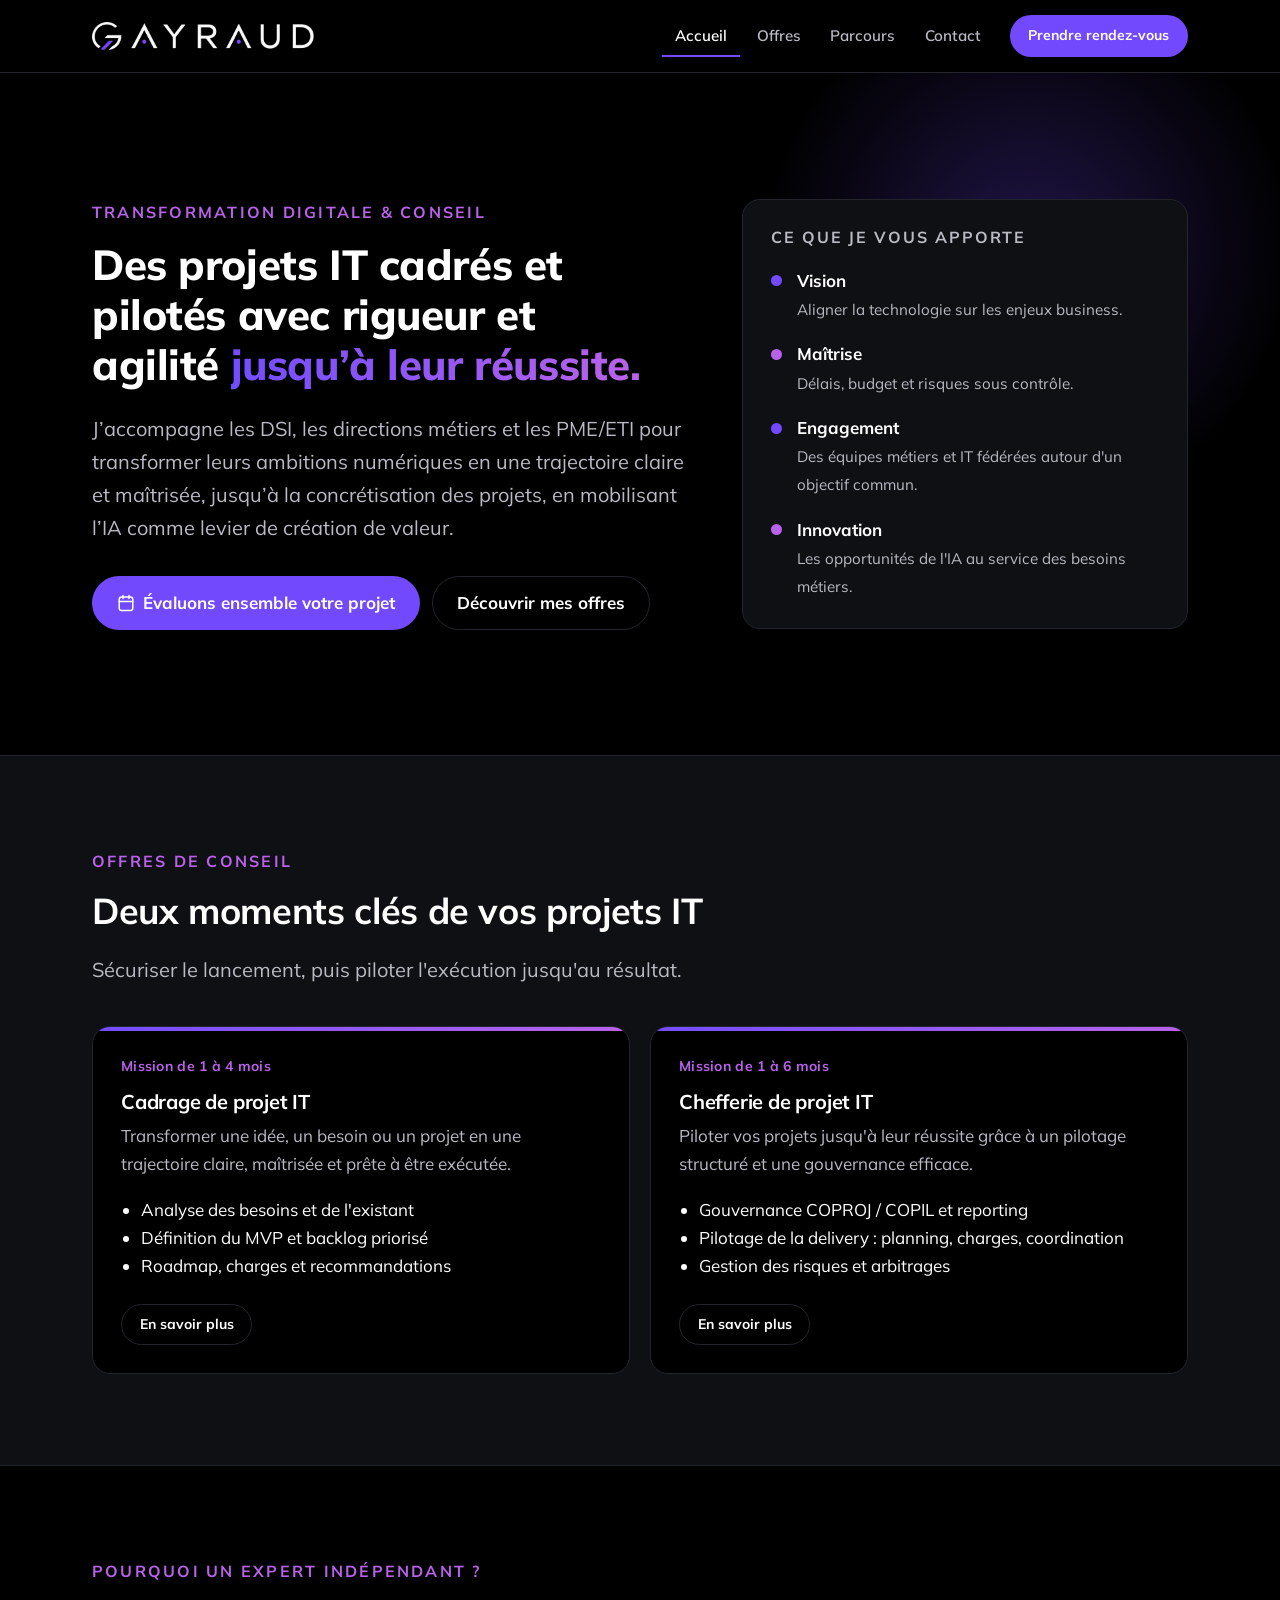
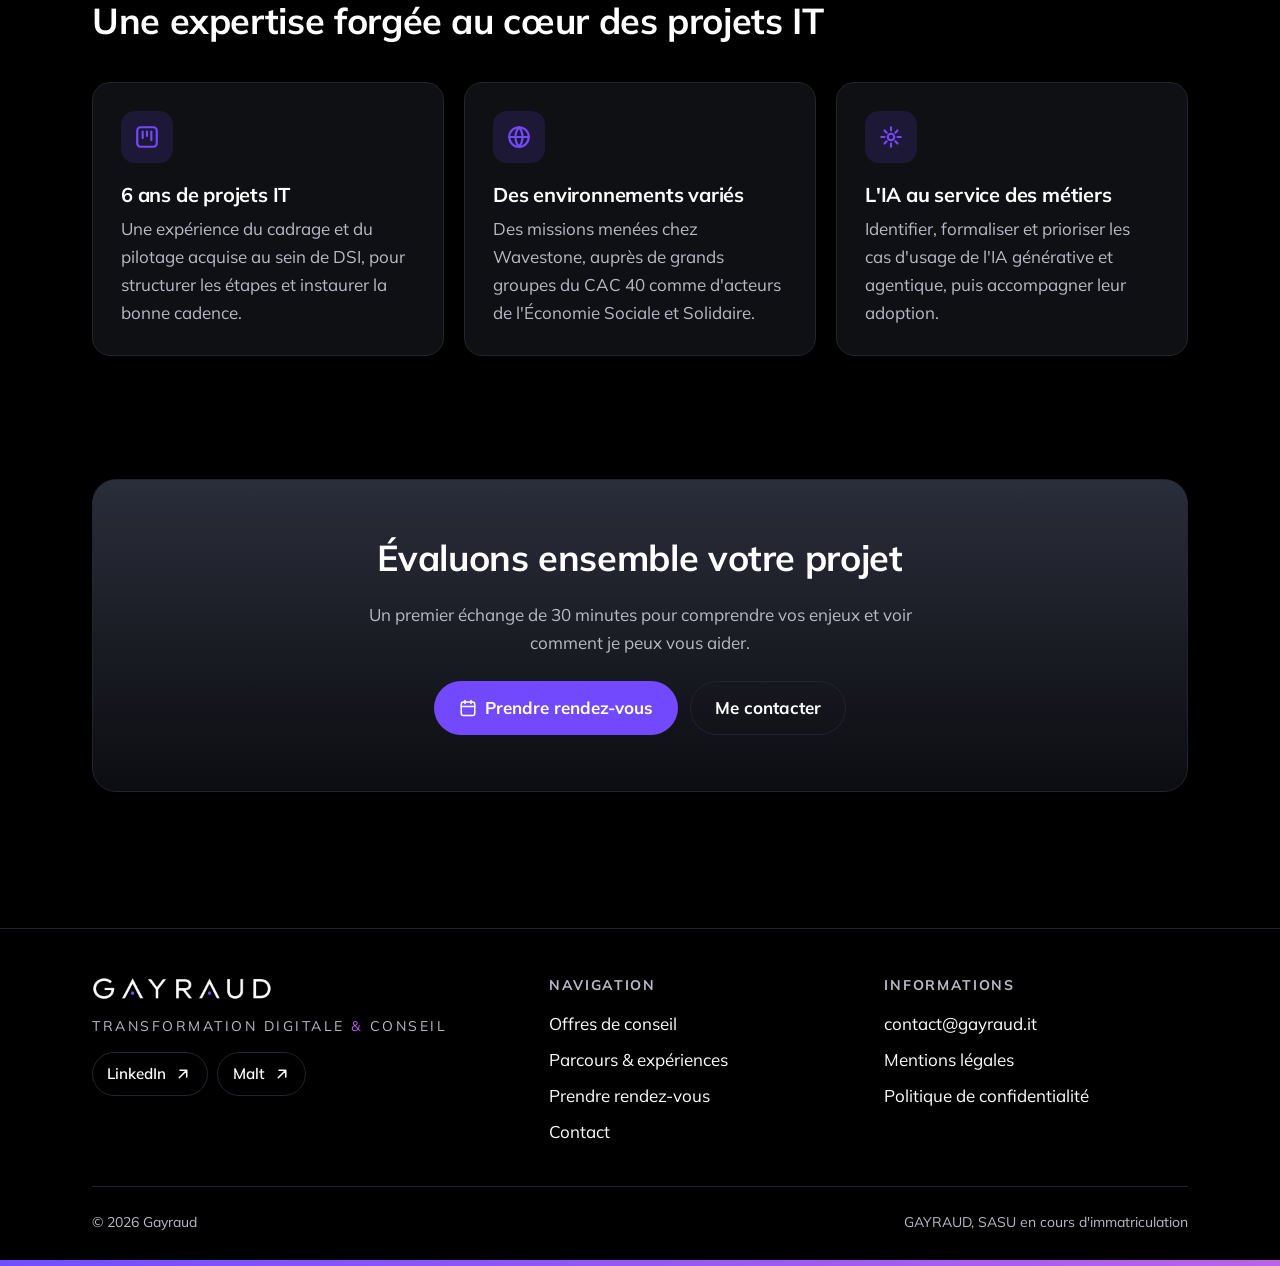
<file: index.html>
<!doctype html>
<html lang="fr">
<head>
  <meta charset="utf-8">
  <meta name="viewport" content="width=device-width, initial-scale=1">
  <title>Gayraud | Consultant IT et transformation digitale à Chambéry</title>
  <meta name="description" content="Consultant IT indépendant à Chambéry : cadrage et pilotage de projets informatiques, transformation digitale et IA. Missions en Savoie, Isère, Haute-Savoie, région Rhône-Alpes et Paris.">
  <link rel="canonical" href="https://gayraud.it/">
  <meta name="theme-color" content="#000000">

  <!-- Open Graph / partage LinkedIn -->
  <meta property="og:type" content="website">
  <meta property="og:locale" content="fr_FR">
  <meta property="og:site_name" content="Gayraud - Consultant IT et transformation digitale à Chambéry">
  <meta property="og:title" content="Gayraud | Consultant IT et transformation digitale à Chambéry">
  <meta property="og:description" content="Consultant IT indépendant à Chambéry : cadrage et pilotage de projets informatiques, transformation digitale et IA. Missions en Savoie, Isère, Haute-Savoie, région Rhône-Alpes et Paris.">
  <meta property="og:url" content="https://gayraud.it/">
  <meta property="og:image" content="https://gayraud.it/assets/img/og-gayraud-1200x630.jpg">
  <meta property="og:image:secure_url" content="https://gayraud.it/assets/img/og-gayraud-1200x630.jpg">
  <meta property="og:image:type" content="image/jpeg">
  <meta property="og:image:width" content="1200">
  <meta property="og:image:height" content="630">
  <meta property="og:image:alt" content="Logo Gayraud - Transformation digitale &amp; conseil">
  <meta name="twitter:card" content="summary_large_image">

  <link rel="icon" href="favicon.ico" sizes="any">
  <link rel="icon" type="image/png" sizes="32x32" href="assets/img/favicon-32.png">
  <link rel="apple-touch-icon" href="assets/img/apple-touch-icon.png">

  <!-- Police Mulish auto-hébergée (assets/fonts) -->
  <link rel="preload" href="assets/fonts/mulish-latin.woff" as="font" type="font/woff" crossorigin>
  <link rel="stylesheet" href="assets/css/style.css">
  <script src="assets/js/main.js" defer></script>
  <script type="application/ld+json">
{
  "@context": "https://schema.org",
  "@type": "ProfessionalService",
  "name": "Gayraud - Transformation digitale & conseil",
  "url": "https://gayraud.it/",
  "logo": "https://gayraud.it/assets/img/icon-512.png",
  "image": "https://gayraud.it/assets/img/og-gayraud-1200x630.jpg",
  "description": "Consultant IT indépendant en transformation digitale et numérique : cadrage et pilotage de projets informatiques, gouvernance, gestion des risques et intégration de l'IA générative et agentique.",
  "email": "contact@gayraud.it",
  "address": {
    "@type": "PostalAddress",
    "addressLocality": "Chambéry",
    "postalCode": "73000",
    "addressRegion": "Savoie",
    "addressCountry": "FR"
  },
  "areaServed": [
    {
      "@type": "AdministrativeArea",
      "name": "Savoie (73)"
    },
    {
      "@type": "AdministrativeArea",
      "name": "Haute-Savoie (74)"
    },
    {
      "@type": "AdministrativeArea",
      "name": "Isère (38)"
    },
    {
      "@type": "AdministrativeArea",
      "name": "Auvergne-Rhône-Alpes"
    },
    {
      "@type": "AdministrativeArea",
      "name": "Paris (75)"
    },
    {
      "@type": "AdministrativeArea",
      "name": "Hauts-de-Seine (92)"
    },
    {
      "@type": "AdministrativeArea",
      "name": "Val-de-Marne (94)"
    },
    {
      "@type": "AdministrativeArea",
      "name": "Val-d'Oise (95)"
    },
    {
      "@type": "AdministrativeArea",
      "name": "Yvelines (78)"
    },
    {
      "@type": "AdministrativeArea",
      "name": "Île-de-France"
    },
    {
      "@type": "Country",
      "name": "France"
    }
  ],
  "founder": {
    "@type": "Person",
    "name": "Cyrille Gayraud",
    "jobTitle": "Consultant IT et transformation digitale",
    "sameAs": [
      "https://www.linkedin.com/in/cyrillegayraud/",
      "https://www.malt.fr/profile/cyrillegayraud"
    ],
    "workLocation": {
      "@type": "Place",
      "name": "Chambéry, Savoie"
    }
  },
  "sameAs": [
    "https://www.linkedin.com/in/cyrillegayraud/",
    "https://www.malt.fr/profile/cyrillegayraud"
  ],
  "serviceType": [
    "Conseil en transformation digitale",
    "Conseil informatique",
    "Cadrage de projet IT",
    "Chefferie de projet IT",
    "Pilotage de projets informatiques",
    "Accompagnement à l'intelligence artificielle"
  ],
  "knowsAbout": [
    "Transformation digitale",
    "Transformation numérique",
    "Gestion de projet IT",
    "Cadrage de projet",
    "Gouvernance de projet",
    "Gestion des risques",
    "Conduite du changement",
    "IA générative",
    "IA agentique",
    "No Code",
    "DORA"
  ]
}
  </script>
  <script type="application/ld+json">
{
  "@context": "https://schema.org",
  "@type": "WebSite",
  "name": "Gayraud",
  "alternateName": ["Gayraud Consultant IT", "Gayraud Transformation Digitale", "Cyrille Gayraud"],
  "url": "https://gayraud.it/"
}
  </script>
</head>
<body>
  <a class="skip-link" href="#contenu">Aller au contenu</a>

  <header class="site-header">
    <div class="container site-header__inner">
      <a class="brand" href="./" aria-label="Gayraud - accueil">
        <img class="brand__logo" src="assets/img/logo-header.webp" alt="Gayraud" width="665" height="84">
      </a>
      <button class="nav-toggle" type="button" aria-expanded="false" aria-controls="nav" aria-label="Ouvrir le menu">
        <span class="nav-toggle__bar"></span>
      </button>
      <nav class="nav" id="nav" aria-label="Navigation principale">
        <ul class="nav__list">
          <li><a class="nav__link" href="./" aria-current="page">Accueil</a></li>
          <li><a class="nav__link" href="offres">Offres</a></li>
          <li><a class="nav__link" href="parcours">Parcours</a></li>
          <li><a class="nav__link" href="contact">Contact</a></li>
        </ul>
        <a class="btn btn--primary btn--sm nav__cta" href="rendez-vous">Prendre rendez-vous</a>
      </nav>
    </div>
  </header>

  <main id="contenu">
    <section class="hero">
      <div class="container hero__inner">
        <div>
          <span class="eyebrow">Transformation digitale &amp; conseil</span>
          <h1>Des projets IT cadrés et pilotés avec rigueur et agilité <span class="text-gradient">jusqu’à leur réussite.</span></h1>
          <p class="lead">J’accompagne les DSI, les directions métiers et les PME/ETI pour transformer leurs ambitions numériques en une trajectoire claire et maîtrisée, jusqu’à la concrétisation des projets, en mobilisant l’IA comme levier de création de valeur.</p>
          <div class="btn-row">
            <a class="btn btn--primary" href="rendez-vous"><svg viewBox="0 0 24 24" fill="none" stroke="currentColor" stroke-width="2" stroke-linecap="round" stroke-linejoin="round" aria-hidden="true"><rect x="3" y="4" width="18" height="18" rx="3"/><path d="M16 2v4M8 2v4M3 10h18"/></svg> Évaluons ensemble votre projet</a>
            <a class="btn btn--ghost" href="offres">Découvrir mes offres</a>
          </div>
        </div>
        <aside class="hero__panel" aria-labelledby="engagements">
          <h2 id="engagements">Ce que je vous apporte</h2>
          <ul class="dot-list">
            <li><strong>Vision</strong><span>Aligner la technologie sur les enjeux business.</span></li>
            <li><strong>Maîtrise</strong><span>Délais, budget et risques sous contrôle.</span></li>
            <li><strong>Engagement</strong><span>Des équipes métiers et IT fédérées autour d'un objectif commun.</span></li>
            <li><strong>Innovation</strong><span>Les opportunités de l'IA au service des besoins métiers.</span></li>
          </ul>
        </aside>
      </div>
    </section>

    <section class="section section--alt" aria-labelledby="offres-titre">
      <div class="container">
        <div class="section-head">
          <span class="eyebrow">Offres de conseil</span>
          <h2 id="offres-titre">Deux moments clés de vos projets IT</h2>
          <p class="lead">Sécuriser le lancement, puis piloter l'exécution jusqu'au résultat.</p>
        </div>
        <div class="grid grid--2">
          <article class="card card--offer">
            <p class="card__meta">Mission de 1 à 4 mois</p>
            <h3>Cadrage de projet IT</h3>
            <p class="muted">Transformer une idée, un besoin ou un projet en une trajectoire claire, maîtrisée et prête à être exécutée.</p>
            <ul>
              <li>Analyse des besoins et de l'existant</li>
              <li>Définition du MVP et backlog priorisé</li>
              <li>Roadmap, charges et recommandations</li>
            </ul>
            <a class="btn btn--ghost btn--sm" href="offres#cadrage">En savoir plus</a>
          </article>
          <article class="card card--offer">
            <p class="card__meta">Mission de 1 à 6 mois</p>
            <h3>Chefferie de projet IT</h3>
            <p class="muted">Piloter vos projets jusqu'à leur réussite grâce à un pilotage structuré et une gouvernance efficace.</p>
            <ul>
              <li>Gouvernance COPROJ / COPIL et reporting</li>
              <li>Pilotage de la delivery : planning, charges, coordination</li>
              <li>Gestion des risques et arbitrages</li>
            </ul>
            <a class="btn btn--ghost btn--sm" href="offres#pilotage">En savoir plus</a>
          </article>
        </div>
      </div>
    </section>

    <section class="section" aria-labelledby="pourquoi-titre">
      <div class="container">
        <div class="section-head">
          <span class="eyebrow">Pourquoi un expert indépendant ?</span>
          <h2 id="pourquoi-titre">Une expertise forgée au cœur des projets IT</h2>
        </div>
        <div class="grid grid--3">
          <article class="card">
            <div class="card__icon"><svg viewBox="0 0 24 24" fill="none" stroke="currentColor" stroke-width="2" stroke-linecap="round" stroke-linejoin="round" aria-hidden="true"><rect x="3" y="3" width="18" height="18" rx="3"/><path d="M8 7v6M12 7v4M16 7v8"/></svg></div>
            <h3>6 ans de projets IT</h3>
            <p class="muted">Une expérience du cadrage et du pilotage acquise au sein de DSI, pour structurer les étapes et instaurer la bonne cadence.</p>
          </article>
          <article class="card">
            <div class="card__icon"><svg viewBox="0 0 24 24" fill="none" stroke="currentColor" stroke-width="2" stroke-linecap="round" stroke-linejoin="round" aria-hidden="true"><circle cx="12" cy="12" r="9"/><path d="M3 12h18M12 3a14 14 0 0 1 0 18M12 3a14 14 0 0 0 0 18"/></svg></div>
            <h3>Des environnements variés</h3>
            <p class="muted">Des missions menées chez Wavestone, auprès de grands groupes du CAC 40 comme d'acteurs de l'Économie Sociale et Solidaire.</p>
          </article>
          <article class="card">
            <div class="card__icon"><svg viewBox="0 0 24 24" fill="none" stroke="currentColor" stroke-width="2" stroke-linecap="round" stroke-linejoin="round" aria-hidden="true"><path d="M12 3v3M12 18v3M3 12h3M18 12h3M6 6l2 2M16 16l2 2M6 18l2-2M16 8l2-2"/><circle cx="12" cy="12" r="3"/></svg></div>
            <h3>L'IA au service des métiers</h3>
            <p class="muted">Identifier, formaliser et prioriser les cas d'usage de l'IA générative et agentique, puis accompagner leur adoption.</p>
          </article>
        </div>
      </div>
    </section>

    <section class="section section--cta">
      <div class="container">
        <div class="cta-band">
          <h2>Évaluons ensemble votre projet</h2>
          <p>Un premier échange de 30 minutes pour comprendre vos enjeux et voir comment je peux vous aider.</p>
          <div class="btn-row">
            <a class="btn btn--primary" href="rendez-vous"><svg viewBox="0 0 24 24" fill="none" stroke="currentColor" stroke-width="2" stroke-linecap="round" stroke-linejoin="round" aria-hidden="true"><rect x="3" y="4" width="18" height="18" rx="3"/><path d="M16 2v4M8 2v4M3 10h18"/></svg> Prendre rendez-vous</a>
            <a class="btn btn--ghost" href="contact">Me contacter</a>
          </div>
        </div>
      </div>
    </section>
  </main>

  <footer class="site-footer">
    <div class="container">
      <div class="site-footer__grid">
        <div>
          <img src="assets/img/logo-wordmark.webp" alt="Gayraud" width="180" height="23" style="width:180px">
          <p class="site-footer__tagline">Transformation digitale <span class="accent">&amp;</span> conseil</p>
          <div class="social">
            <a href="https://www.linkedin.com/in/cyrillegayraud/" target="_blank" rel="noopener">LinkedIn <svg viewBox="0 0 24 24" fill="none" stroke="currentColor" stroke-width="2" stroke-linecap="round" stroke-linejoin="round" aria-hidden="true"><path d="M7 17 17 7M8 7h9v9"/></svg></a>
            <a href="https://www.malt.fr/profile/cyrillegayraud" target="_blank" rel="noopener">Malt <svg viewBox="0 0 24 24" fill="none" stroke="currentColor" stroke-width="2" stroke-linecap="round" stroke-linejoin="round" aria-hidden="true"><path d="M7 17 17 7M8 7h9v9"/></svg></a>
          </div>
        </div>
        <nav aria-label="Plan du site">
          <h2>Navigation</h2>
          <ul>
            <li><a href="offres">Offres de conseil</a></li>
            <li><a href="parcours">Parcours &amp; expériences</a></li>
            <li><a href="rendez-vous">Prendre rendez-vous</a></li>
            <li><a href="contact">Contact</a></li>
          </ul>
        </nav>
        <div>
          <h2>Informations</h2>
          <ul>
            <li><a href="mailto:contact@gayraud.it">contact@gayraud.it</a></li>
            <li><a href="mentions-legales">Mentions légales</a></li>
            <li><a href="confidentialite">Politique de confidentialité</a></li>
          </ul>
        </div>
      </div>
      <div class="site-footer__legal">
        <span>© <span data-year>2026</span> Gayraud</span>
        <span>GAYRAUD, SASU en cours d'immatriculation</span>
      </div>
    </div>
  </footer>
</body>
</html>
</file>
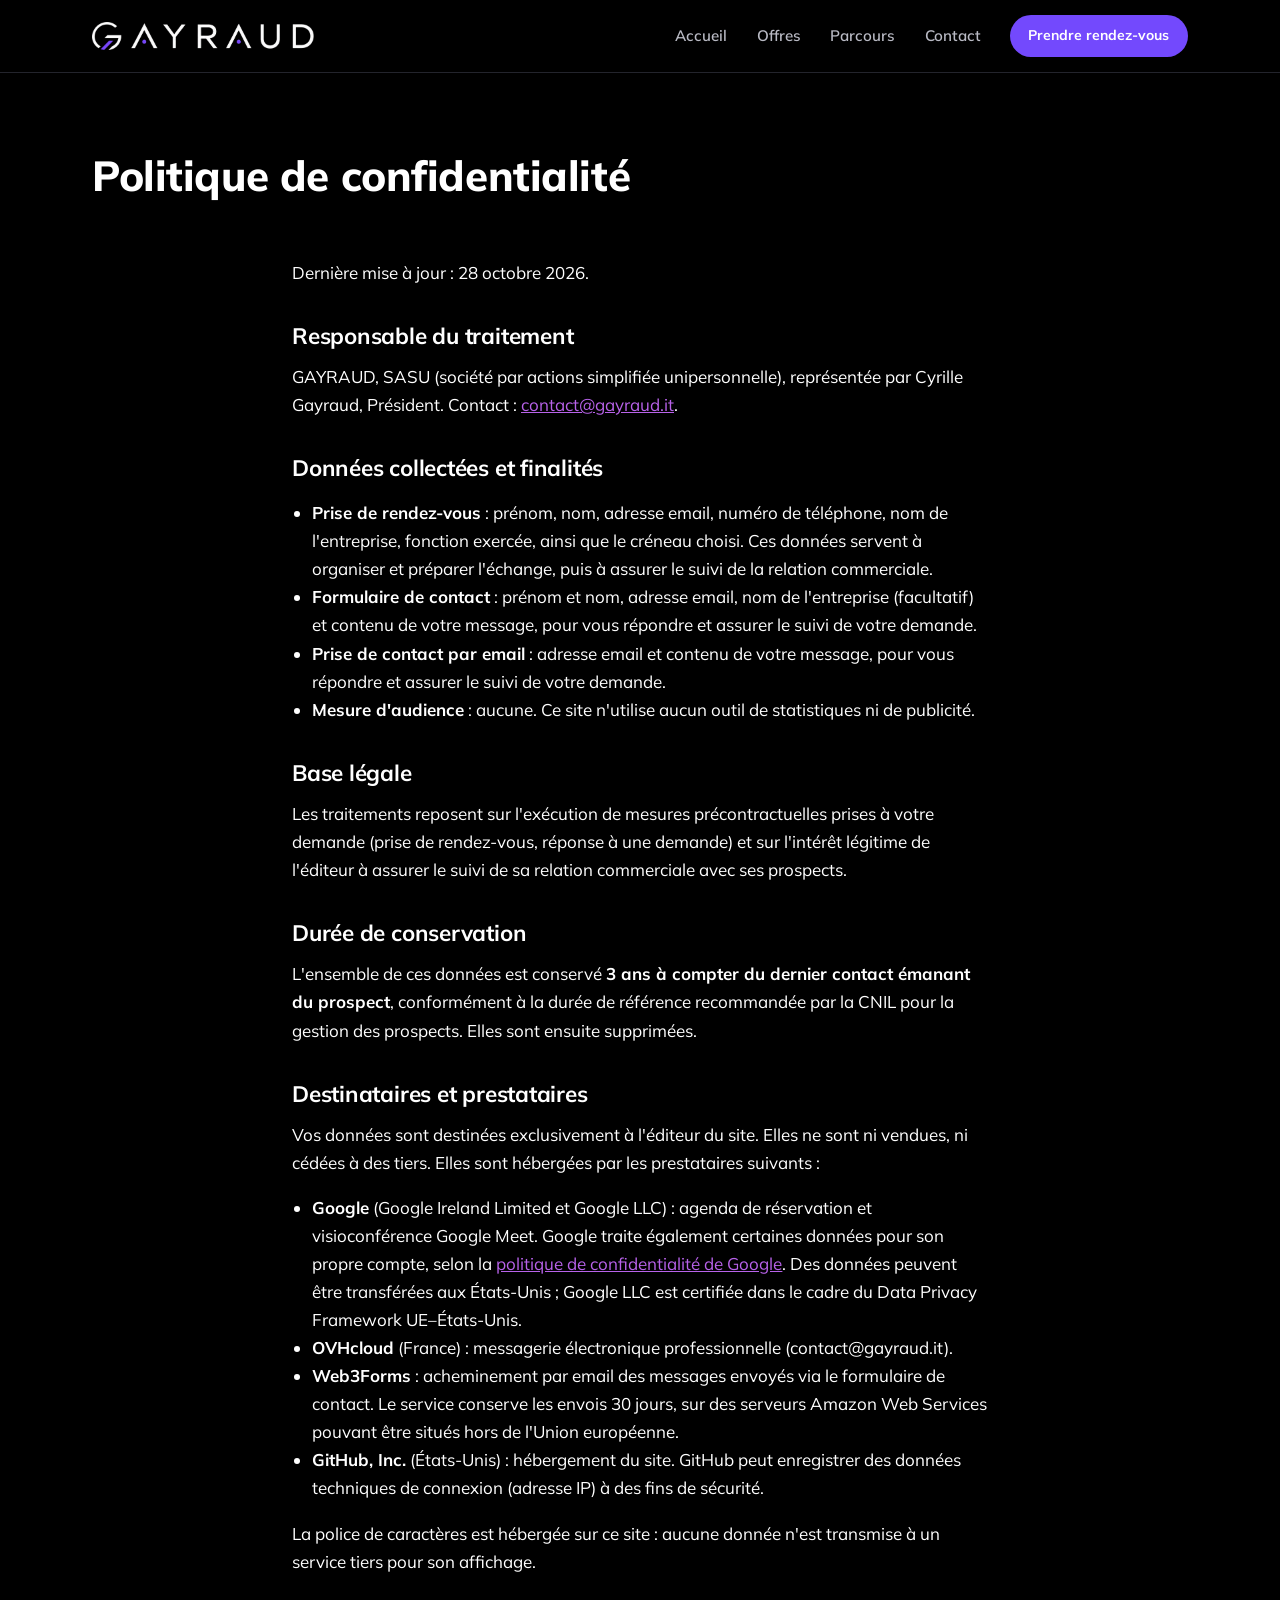
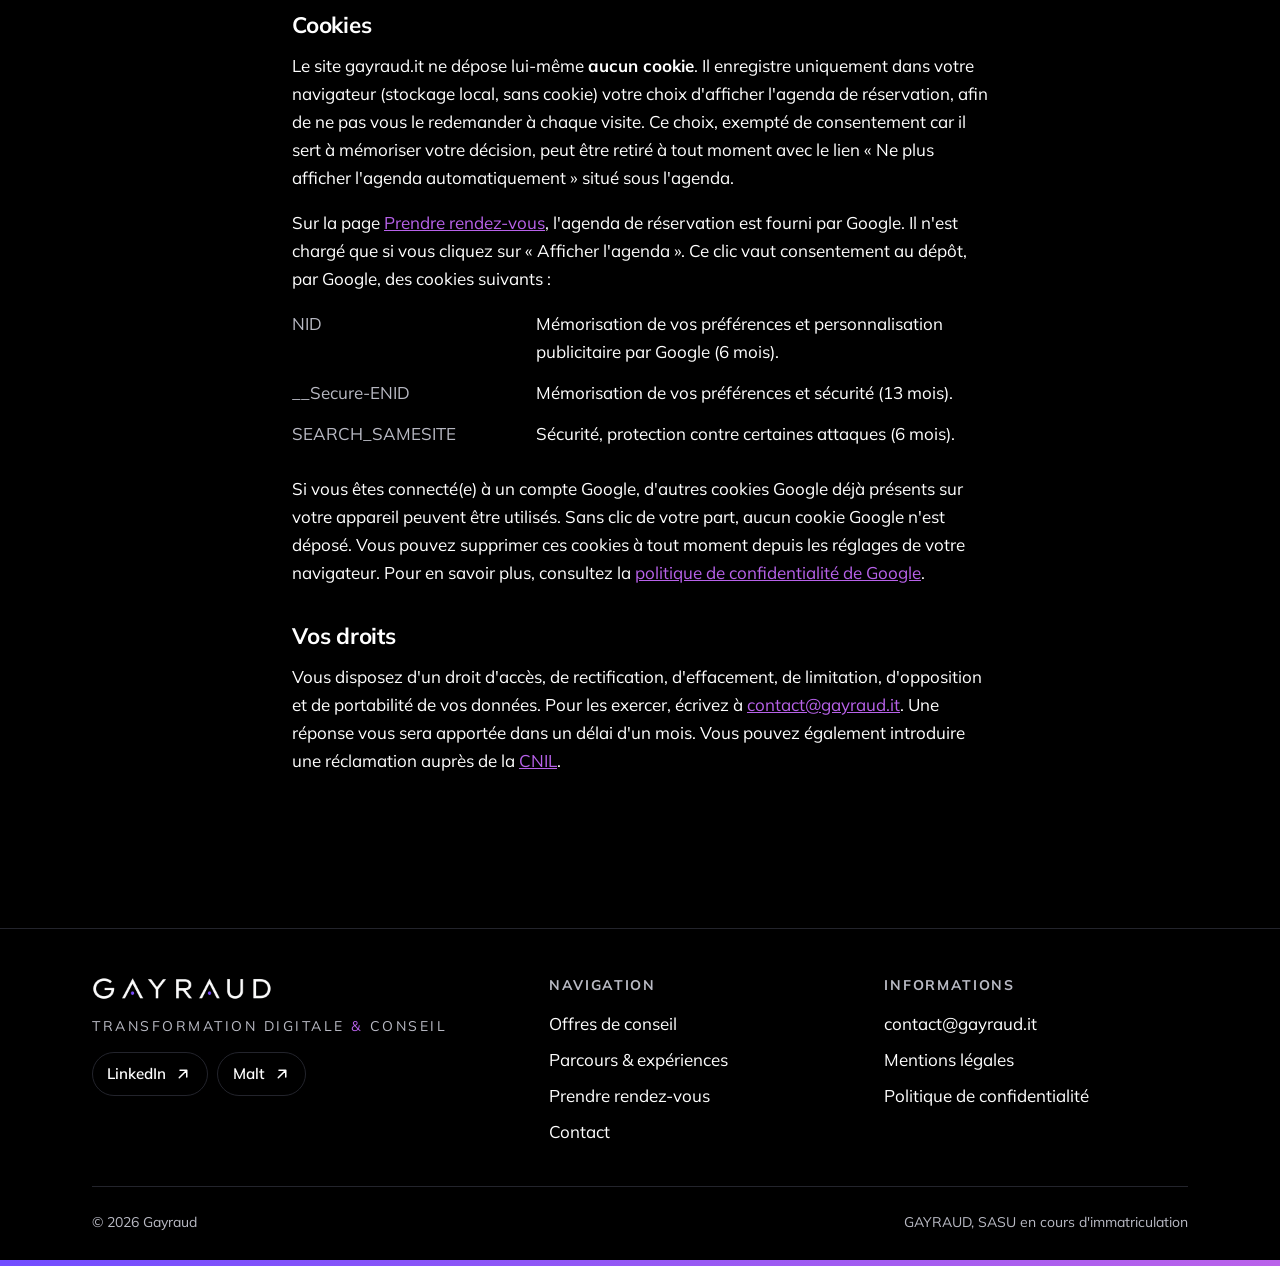
<file: confidentialite.html>
<!doctype html>
<html lang="fr">
<head>
  <meta charset="utf-8">
  <meta name="viewport" content="width=device-width, initial-scale=1">
  <title>Politique de confidentialité | Gayraud</title>
  <meta name="description" content="Politique de confidentialité et traitement des données personnelles du site Gayraud - Consultant IT &amp; transformation digitale à Chambéry.">
  <link rel="canonical" href="https://gayraud.it/confidentialite">
  <meta name="theme-color" content="#000000">

  <!-- Open Graph / partage LinkedIn -->
  <meta property="og:type" content="website">
  <meta property="og:locale" content="fr_FR">
  <meta property="og:site_name" content="Gayraud - Consultant IT et transformation digitale à Chambéry">
  <meta property="og:title" content="Politique de confidentialité | Gayraud">
  <meta property="og:description" content="Politique de confidentialité et traitement des données personnelles du site Gayraud - Consultant IT &amp; transformation digitale à Chambéry.">
  <meta property="og:url" content="https://gayraud.it/confidentialite">
  <meta property="og:image" content="https://gayraud.it/assets/img/og-gayraud-1200x630.jpg">
  <meta property="og:image:secure_url" content="https://gayraud.it/assets/img/og-gayraud-1200x630.jpg">
  <meta property="og:image:type" content="image/jpeg">
  <meta property="og:image:width" content="1200">
  <meta property="og:image:height" content="630">
  <meta property="og:image:alt" content="Logo Gayraud - Transformation digitale &amp; conseil">
  <meta name="twitter:card" content="summary_large_image">

  <link rel="icon" href="favicon.ico" sizes="any">
  <link rel="icon" type="image/png" sizes="32x32" href="assets/img/favicon-32.png">
  <link rel="apple-touch-icon" href="assets/img/apple-touch-icon.png">

  <!-- Police Mulish auto-hébergée (assets/fonts) -->
  <link rel="preload" href="assets/fonts/mulish-latin.woff" as="font" type="font/woff" crossorigin>
  <link rel="stylesheet" href="assets/css/style.css">
  <script src="assets/js/main.js" defer></script>
</head>
<body>
  <a class="skip-link" href="#contenu">Aller au contenu</a>

  <header class="site-header">
    <div class="container site-header__inner">
      <a class="brand" href="./" aria-label="Gayraud - accueil">
        <img class="brand__logo" src="assets/img/logo-header.webp" alt="Gayraud" width="665" height="84">
      </a>
      <button class="nav-toggle" type="button" aria-expanded="false" aria-controls="nav" aria-label="Ouvrir le menu">
        <span class="nav-toggle__bar"></span>
      </button>
      <nav class="nav" id="nav" aria-label="Navigation principale">
        <ul class="nav__list">
          <li><a class="nav__link" href="./">Accueil</a></li>
          <li><a class="nav__link" href="offres">Offres</a></li>
          <li><a class="nav__link" href="parcours">Parcours</a></li>
          <li><a class="nav__link" href="contact">Contact</a></li>
        </ul>
        <a class="btn btn--primary btn--sm nav__cta" href="rendez-vous">Prendre rendez-vous</a>
      </nav>
    </div>
  </header>

  <main id="contenu">
    <section class="page-hero"><div class="container"><h1>Politique de confidentialité</h1></div></section>
    <section class="section" style="padding-top:1rem;padding-bottom:2rem">
      <div class="container prose">
        <p>Dernière mise à jour : 28 octobre 2026.</p>

        <h2>Responsable du traitement</h2>
        <p>GAYRAUD, SASU (société par actions simplifiée unipersonnelle), représentée par Cyrille Gayraud, Président. Contact : <a href="mailto:contact@gayraud.it">contact@gayraud.it</a>.</p>

        <h2>Données collectées et finalités</h2>
        <ul>
          <li><strong>Prise de rendez-vous</strong> : prénom, nom, adresse email, numéro de téléphone, nom de l'entreprise, fonction exercée, ainsi que le créneau choisi. Ces données servent à organiser et préparer l'échange, puis à assurer le suivi de la relation commerciale.</li>
          <li><strong>Formulaire de contact</strong> : prénom et nom, adresse email, nom de l'entreprise (facultatif) et contenu de votre message, pour vous répondre et assurer le suivi de votre demande.</li>
          <li><strong>Prise de contact par email</strong> : adresse email et contenu de votre message, pour vous répondre et assurer le suivi de votre demande.</li>
          <li><strong>Mesure d'audience</strong> : aucune. Ce site n'utilise aucun outil de statistiques ni de publicité.</li>
        </ul>

        <h2>Base légale</h2>
        <p>Les traitements reposent sur l'exécution de mesures précontractuelles prises à votre demande (prise de rendez-vous, réponse à une demande) et sur l'intérêt légitime de l'éditeur à assurer le suivi de sa relation commerciale avec ses prospects.</p>

        <h2>Durée de conservation</h2>
        <p>L'ensemble de ces données est conservé <strong>3 ans à compter du dernier contact émanant du prospect</strong>, conformément à la durée de référence recommandée par la CNIL pour la gestion des prospects. Elles sont ensuite supprimées.</p>

        <h2>Destinataires et prestataires</h2>
        <p>Vos données sont destinées exclusivement à l'éditeur du site. Elles ne sont ni vendues, ni cédées à des tiers. Elles sont hébergées par les prestataires suivants :</p>
        <ul>
          <li><strong>Google</strong> (Google Ireland Limited et Google LLC) : agenda de réservation et visioconférence Google Meet. Google traite également certaines données pour son propre compte, selon la <a href="https://policies.google.com/privacy" rel="noopener" target="_blank">politique de confidentialité de Google</a>. Des données peuvent être transférées aux États-Unis ; Google LLC est certifiée dans le cadre du Data Privacy Framework UE–États-Unis.</li>
          <li><strong>OVHcloud</strong> (France) : messagerie électronique professionnelle (contact@gayraud.it).</li>
          <li><strong>Web3Forms</strong> : acheminement par email des messages envoyés via le formulaire de contact. Le service conserve les envois 30 jours, sur des serveurs Amazon Web Services pouvant être situés hors de l'Union européenne.</li>
          <li><strong>GitHub, Inc.</strong> (États-Unis) : hébergement du site. GitHub peut enregistrer des données techniques de connexion (adresse IP) à des fins de sécurité.</li>
        </ul>
        <p>La police de caractères est hébergée sur ce site : aucune donnée n'est transmise à un service tiers pour son affichage.</p>

        <h2 id="cookies">Cookies</h2>
        <p>Le site gayraud.it ne dépose lui-même <strong>aucun cookie</strong>. Il enregistre uniquement dans votre navigateur (stockage local, sans cookie) votre choix d'afficher l'agenda de réservation, afin de ne pas vous le redemander à chaque visite. Ce choix, exempté de consentement car il sert à mémoriser votre décision, peut être retiré à tout moment avec le lien « Ne plus afficher l'agenda automatiquement » situé sous l'agenda.</p>
        <p>Sur la page <a href="rendez-vous">Prendre rendez-vous</a>, l'agenda de réservation est fourni par Google. Il n'est chargé que si vous cliquez sur « Afficher l'agenda ». Ce clic vaut consentement au dépôt, par Google, des cookies suivants :</p>
        <dl>
          <dt>NID</dt><dd>Mémorisation de vos préférences et personnalisation publicitaire par Google (6 mois).</dd>
          <dt>__Secure-ENID</dt><dd>Mémorisation de vos préférences et sécurité (13 mois).</dd>
          <dt>SEARCH_SAMESITE</dt><dd>Sécurité, protection contre certaines attaques (6 mois).</dd>
        </dl>
        <p>Si vous êtes connecté(e) à un compte Google, d'autres cookies Google déjà présents sur votre appareil peuvent être utilisés. Sans clic de votre part, aucun cookie Google n'est déposé. Vous pouvez supprimer ces cookies à tout moment depuis les réglages de votre navigateur. Pour en savoir plus, consultez la <a href="https://policies.google.com/privacy" rel="noopener" target="_blank">politique de confidentialité de Google</a>.</p>

        <h2>Vos droits</h2>
        <p>Vous disposez d'un droit d'accès, de rectification, d'effacement, de limitation, d'opposition et de portabilité de vos données. Pour les exercer, écrivez à <a href="mailto:contact@gayraud.it">contact@gayraud.it</a>. Une réponse vous sera apportée dans un délai d'un mois. Vous pouvez également introduire une réclamation auprès de la <a href="https://www.cnil.fr" rel="noopener" target="_blank">CNIL</a>.</p>
      </div>
    </section>
  </main>

  <footer class="site-footer">
    <div class="container">
      <div class="site-footer__grid">
        <div>
          <img src="assets/img/logo-wordmark.webp" alt="Gayraud" width="180" height="23" style="width:180px">
          <p class="site-footer__tagline">Transformation digitale <span class="accent">&amp;</span> conseil</p>
          <div class="social">
            <a href="https://www.linkedin.com/in/cyrillegayraud/" target="_blank" rel="noopener">LinkedIn <svg viewBox="0 0 24 24" fill="none" stroke="currentColor" stroke-width="2" stroke-linecap="round" stroke-linejoin="round" aria-hidden="true"><path d="M7 17 17 7M8 7h9v9"/></svg></a>
            <a href="https://www.malt.fr/profile/cyrillegayraud" target="_blank" rel="noopener">Malt <svg viewBox="0 0 24 24" fill="none" stroke="currentColor" stroke-width="2" stroke-linecap="round" stroke-linejoin="round" aria-hidden="true"><path d="M7 17 17 7M8 7h9v9"/></svg></a>
          </div>
        </div>
        <nav aria-label="Plan du site">
          <h2>Navigation</h2>
          <ul>
            <li><a href="offres">Offres de conseil</a></li>
            <li><a href="parcours">Parcours &amp; expériences</a></li>
            <li><a href="rendez-vous">Prendre rendez-vous</a></li>
            <li><a href="contact">Contact</a></li>
          </ul>
        </nav>
        <div>
          <h2>Informations</h2>
          <ul>
            <li><a href="mailto:contact@gayraud.it">contact@gayraud.it</a></li>
            <li><a href="mentions-legales">Mentions légales</a></li>
            <li><a href="confidentialite">Politique de confidentialité</a></li>
          </ul>
        </div>
      </div>
      <div class="site-footer__legal">
        <span>© <span data-year>2026</span> Gayraud</span>
        <span>GAYRAUD, SASU en cours d'immatriculation</span>
      </div>
    </div>
  </footer>
</body>
</html>
</file>
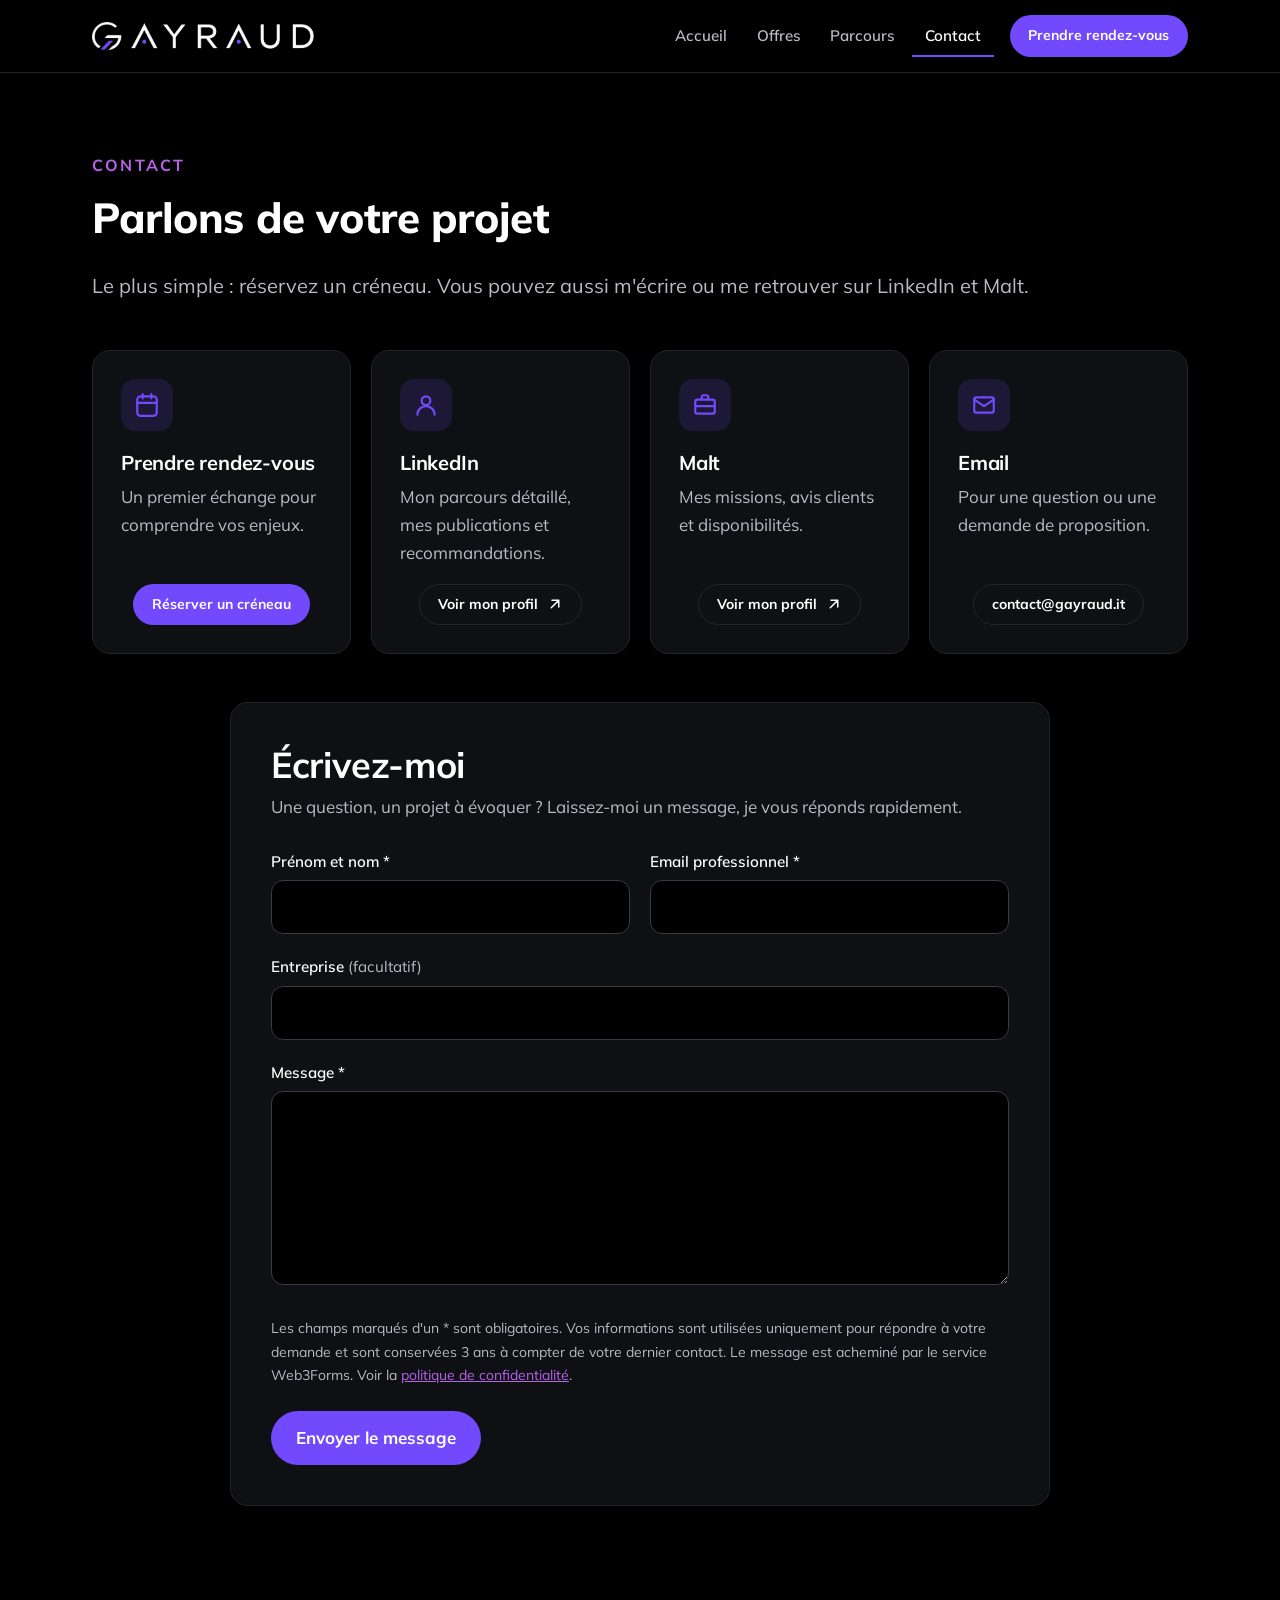
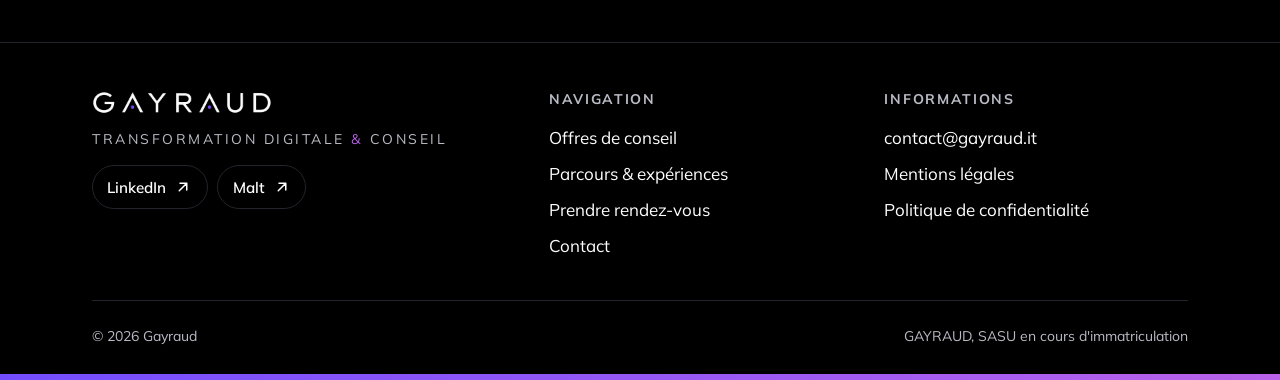
<file: contact.html>
<!doctype html>
<html lang="fr">
<head>
  <meta charset="utf-8">
  <meta name="viewport" content="width=device-width, initial-scale=1">
  <title>Contact - Consultant IT à Chambéry | Gayraud</title>
  <meta name="description" content="Contactez Cyrille Gayraud, consultant IT et transformation digitale à Chambéry (Savoie) : formulaire, email, LinkedIn, Malt ou prise de rendez-vous. Missions en Savoie, Isère, Haute-Savoie, région Rhône-Alpes et Paris.">
  <link rel="canonical" href="https://gayraud.it/contact">
  <meta name="theme-color" content="#000000">

  <!-- Open Graph / partage LinkedIn -->
  <meta property="og:type" content="website">
  <meta property="og:locale" content="fr_FR">
  <meta property="og:site_name" content="Gayraud - Consultant IT et transformation digitale à Chambéry">
  <meta property="og:title" content="Contact - Consultant IT à Chambéry | Gayraud">
  <meta property="og:description" content="Contactez Cyrille Gayraud, consultant IT et transformation digitale à Chambéry (Savoie) : formulaire, email, LinkedIn, Malt ou prise de rendez-vous. Missions en Savoie, Isère, Haute-Savoie, région Rhône-Alpes et Paris.">
  <meta property="og:url" content="https://gayraud.it/contact">
  <meta property="og:image" content="https://gayraud.it/assets/img/og-gayraud-1200x630.jpg">
  <meta property="og:image:secure_url" content="https://gayraud.it/assets/img/og-gayraud-1200x630.jpg">
  <meta property="og:image:type" content="image/jpeg">
  <meta property="og:image:width" content="1200">
  <meta property="og:image:height" content="630">
  <meta property="og:image:alt" content="Logo Gayraud - Transformation digitale &amp; conseil">
  <meta name="twitter:card" content="summary_large_image">

  <link rel="icon" href="favicon.ico" sizes="any">
  <link rel="icon" type="image/png" sizes="32x32" href="assets/img/favicon-32.png">
  <link rel="apple-touch-icon" href="assets/img/apple-touch-icon.png">

  <!-- Police Mulish auto-hébergée (assets/fonts) -->
  <link rel="preload" href="assets/fonts/mulish-latin.woff" as="font" type="font/woff" crossorigin>
  <link rel="stylesheet" href="assets/css/style.css">
  <script src="assets/js/main.js" defer></script>
</head>
<body>
  <a class="skip-link" href="#contenu">Aller au contenu</a>

  <header class="site-header">
    <div class="container site-header__inner">
      <a class="brand" href="./" aria-label="Gayraud - accueil">
        <img class="brand__logo" src="assets/img/logo-header.webp" alt="Gayraud" width="665" height="84">
      </a>
      <button class="nav-toggle" type="button" aria-expanded="false" aria-controls="nav" aria-label="Ouvrir le menu">
        <span class="nav-toggle__bar"></span>
      </button>
      <nav class="nav" id="nav" aria-label="Navigation principale">
        <ul class="nav__list">
          <li><a class="nav__link" href="./">Accueil</a></li>
          <li><a class="nav__link" href="offres">Offres</a></li>
          <li><a class="nav__link" href="parcours">Parcours</a></li>
          <li><a class="nav__link" href="contact" aria-current="page">Contact</a></li>
        </ul>
        <a class="btn btn--primary btn--sm nav__cta" href="rendez-vous">Prendre rendez-vous</a>
      </nav>
    </div>
  </header>

  <main id="contenu">
    <section class="page-hero">
      <div class="container">
        <span class="eyebrow">Contact</span>
        <h1>Parlons de votre projet</h1>
        <p class="lead">Le plus simple : réservez un créneau. Vous pouvez aussi m'écrire ou me retrouver sur LinkedIn et Malt.</p>
      </div>
    </section>

    <section class="section" style="padding-top:2rem;padding-bottom:2rem">
      <h2 class="visually-hidden">Moyens de contact</h2>
      <div class="container grid grid--4">
        <article class="card">
          <div class="card__icon"><svg viewBox="0 0 24 24" fill="none" stroke="currentColor" stroke-width="2" stroke-linecap="round" stroke-linejoin="round" aria-hidden="true"><rect x="3" y="4" width="18" height="18" rx="3"/><path d="M16 2v4M8 2v4M3 10h18"/></svg></div>
          <h3>Prendre rendez-vous</h3>
          <p class="muted">Un premier échange pour comprendre vos enjeux.</p>
          <a class="btn btn--primary btn--sm" href="rendez-vous" style="align-self:center;margin-top:auto">Réserver un créneau</a>
        </article>
        <article class="card">
          <div class="card__icon"><svg viewBox="0 0 24 24" fill="none" stroke="currentColor" stroke-width="2" stroke-linecap="round" stroke-linejoin="round" aria-hidden="true"><circle cx="12" cy="8" r="4"/><path d="M4 21a8 8 0 0 1 16 0"/></svg></div>
          <h3>LinkedIn</h3>
          <p class="muted">Mon parcours détaillé, mes publications et recommandations.</p>
          <a class="btn btn--ghost btn--sm" href="https://www.linkedin.com/in/cyrillegayraud/" target="_blank" rel="noopener" style="align-self:center;margin-top:auto">Voir mon profil <svg viewBox="0 0 24 24" fill="none" stroke="currentColor" stroke-width="2" stroke-linecap="round" stroke-linejoin="round" aria-hidden="true"><path d="M7 17 17 7M8 7h9v9"/></svg></a>
        </article>
        <article class="card">
          <div class="card__icon"><svg viewBox="0 0 24 24" fill="none" stroke="currentColor" stroke-width="2" stroke-linecap="round" stroke-linejoin="round" aria-hidden="true"><rect x="3" y="7" width="18" height="13" rx="2"/><path d="M9 7V5a2 2 0 0 1 2-2h2a2 2 0 0 1 2 2v2M3 13h18"/></svg></div>
          <h3>Malt</h3>
          <p class="muted">Mes missions, avis clients et disponibilités.</p>
          <a class="btn btn--ghost btn--sm" href="https://www.malt.fr/profile/cyrillegayraud" target="_blank" rel="noopener" style="align-self:center;margin-top:auto">Voir mon profil <svg viewBox="0 0 24 24" fill="none" stroke="currentColor" stroke-width="2" stroke-linecap="round" stroke-linejoin="round" aria-hidden="true"><path d="M7 17 17 7M8 7h9v9"/></svg></a>
        </article>
        <article class="card">
          <div class="card__icon"><svg viewBox="0 0 24 24" fill="none" stroke="currentColor" stroke-width="2" stroke-linecap="round" stroke-linejoin="round" aria-hidden="true"><rect x="3" y="5" width="18" height="14" rx="2"/><path d="m3 7 9 6 9-6"/></svg></div>
          <h3>Email</h3>
          <p class="muted">Pour une question ou une demande de proposition.</p>
          <a class="btn btn--ghost btn--sm" href="mailto:contact@gayraud.it" style="align-self:center;margin-top:auto">contact@gayraud.it</a>
        </article>
      </div>
      <div class="container">
        <form class="contact-form" id="formulaire" action="https://api.web3forms.com/submit" method="POST" novalidate hidden>
          <h2>Écrivez-moi</h2>
          <p class="muted">Une question, un projet à évoquer ? Laissez-moi un message, je vous réponds rapidement.</p>

          <!-- Paramètres Web3Forms. La clé d'accès (publique, sans risque) est fournie par web3forms.com.
               Tant qu'elle est vide, le formulaire reste masqué. -->
          <input type="hidden" name="access_key" value="724dffc3-abf9-44ed-b99c-8b38c11b83bd">
          <input type="hidden" name="subject" value="Nouveau message depuis gayraud.it">
          <input type="hidden" name="from_name" value="Site gayraud.it">
          <input type="hidden" name="redirect" value="https://gayraud.it/contact?envoye=1#formulaire">
          <!-- Anti-spam : case invisible que seuls les robots cochent -->
          <div class="contact-form__trap" aria-hidden="true">
            <label for="cf-botcheck">Ne pas cocher</label>
            <input type="checkbox" id="cf-botcheck" name="botcheck" tabindex="-1" autocomplete="off">
          </div>

          <div class="contact-form__grid">
            <div class="field">
              <label for="cf-name">Prénom et nom <span aria-hidden="true">*</span></label>
              <input type="text" id="cf-name" name="name" autocomplete="name" required maxlength="120">
            </div>
            <div class="field">
              <label for="cf-email">Email professionnel <span aria-hidden="true">*</span></label>
              <input type="email" id="cf-email" name="email" autocomplete="email" required maxlength="200">
            </div>
            <div class="field field--full">
              <label for="cf-company">Entreprise <span class="field__opt">(facultatif)</span></label>
              <input type="text" id="cf-company" name="entreprise" autocomplete="organization" maxlength="160">
            </div>
            <div class="field field--full">
              <label for="cf-message">Message <span aria-hidden="true">*</span></label>
              <textarea id="cf-message" name="message" rows="6" required maxlength="5000"></textarea>
            </div>
          </div>

          <p class="contact-form__legal">Les champs marqués d'un * sont obligatoires. Vos informations sont utilisées uniquement pour répondre à votre demande et sont conservées 3 ans à compter de votre dernier contact. Le message est acheminé par le service Web3Forms. Voir la <a href="confidentialite">politique de confidentialité</a>.</p>

          <div class="contact-form__actions">
            <button type="submit" class="btn btn--primary">Envoyer le message</button>
            <p class="contact-form__status" role="status" aria-live="polite"></p>
          </div>
        </form>
      </div>
    </section>
  </main>

  <footer class="site-footer">
    <div class="container">
      <div class="site-footer__grid">
        <div>
          <img src="assets/img/logo-wordmark.webp" alt="Gayraud" width="180" height="23" style="width:180px">
          <p class="site-footer__tagline">Transformation digitale <span class="accent">&amp;</span> conseil</p>
          <div class="social">
            <a href="https://www.linkedin.com/in/cyrillegayraud/" target="_blank" rel="noopener">LinkedIn <svg viewBox="0 0 24 24" fill="none" stroke="currentColor" stroke-width="2" stroke-linecap="round" stroke-linejoin="round" aria-hidden="true"><path d="M7 17 17 7M8 7h9v9"/></svg></a>
            <a href="https://www.malt.fr/profile/cyrillegayraud" target="_blank" rel="noopener">Malt <svg viewBox="0 0 24 24" fill="none" stroke="currentColor" stroke-width="2" stroke-linecap="round" stroke-linejoin="round" aria-hidden="true"><path d="M7 17 17 7M8 7h9v9"/></svg></a>
          </div>
        </div>
        <nav aria-label="Plan du site">
          <h2>Navigation</h2>
          <ul>
            <li><a href="offres">Offres de conseil</a></li>
            <li><a href="parcours">Parcours &amp; expériences</a></li>
            <li><a href="rendez-vous">Prendre rendez-vous</a></li>
            <li><a href="contact">Contact</a></li>
          </ul>
        </nav>
        <div>
          <h2>Informations</h2>
          <ul>
            <li><a href="mailto:contact@gayraud.it">contact@gayraud.it</a></li>
            <li><a href="mentions-legales">Mentions légales</a></li>
            <li><a href="confidentialite">Politique de confidentialité</a></li>
          </ul>
        </div>
      </div>
      <div class="site-footer__legal">
        <span>© <span data-year>2026</span> Gayraud</span>
        <span>GAYRAUD, SASU en cours d'immatriculation</span>
      </div>
    </div>
  </footer>
</body>
</html>
</file>
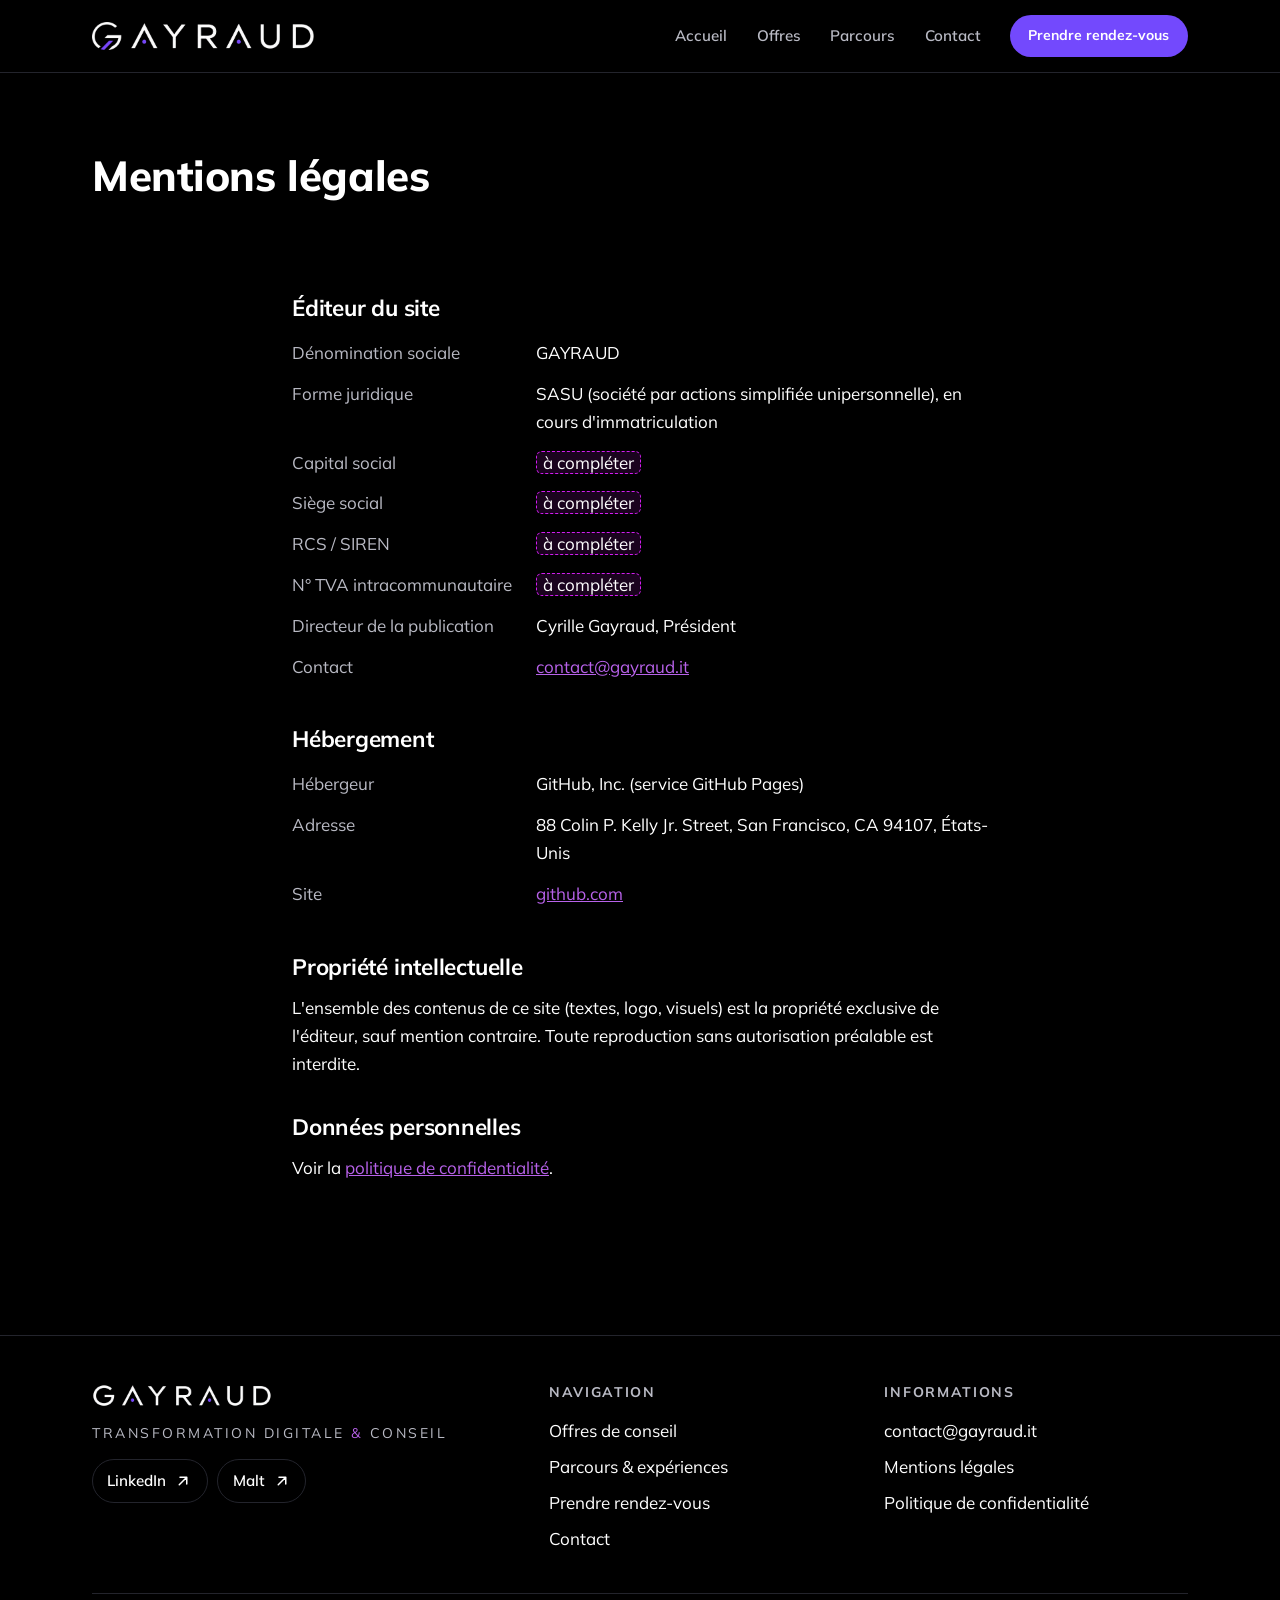
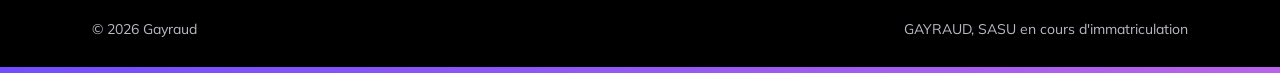
<file: mentions-legales.html>
<!doctype html>
<html lang="fr">
<head>
  <meta charset="utf-8">
  <meta name="viewport" content="width=device-width, initial-scale=1">
  <title>Mentions légales | Gayraud</title>
  <meta name="description" content="Mentions légales du site Gayraud - Consultant IT &amp; transformation digitale à Chambéry.">
  <link rel="canonical" href="https://gayraud.it/mentions-legales">
  <meta name="theme-color" content="#000000">

  <!-- Open Graph / partage LinkedIn -->
  <meta property="og:type" content="website">
  <meta property="og:locale" content="fr_FR">
  <meta property="og:site_name" content="Gayraud - Consultant IT et transformation digitale à Chambéry">
  <meta property="og:title" content="Mentions légales | Gayraud">
  <meta property="og:description" content="Mentions légales du site Gayraud - Consultant IT &amp; transformation digitale à Chambéry.">
  <meta property="og:url" content="https://gayraud.it/mentions-legales">
  <meta property="og:image" content="https://gayraud.it/assets/img/og-gayraud-1200x630.jpg">
  <meta property="og:image:secure_url" content="https://gayraud.it/assets/img/og-gayraud-1200x630.jpg">
  <meta property="og:image:type" content="image/jpeg">
  <meta property="og:image:width" content="1200">
  <meta property="og:image:height" content="630">
  <meta property="og:image:alt" content="Logo Gayraud - Transformation digitale &amp; conseil">
  <meta name="twitter:card" content="summary_large_image">

  <link rel="icon" href="favicon.ico" sizes="any">
  <link rel="icon" type="image/png" sizes="32x32" href="assets/img/favicon-32.png">
  <link rel="apple-touch-icon" href="assets/img/apple-touch-icon.png">

  <!-- Police Mulish auto-hébergée (assets/fonts) -->
  <link rel="preload" href="assets/fonts/mulish-latin.woff" as="font" type="font/woff" crossorigin>
  <link rel="stylesheet" href="assets/css/style.css">
  <script src="assets/js/main.js" defer></script>
</head>
<body>
  <a class="skip-link" href="#contenu">Aller au contenu</a>

  <header class="site-header">
    <div class="container site-header__inner">
      <a class="brand" href="./" aria-label="Gayraud - accueil">
        <img class="brand__logo" src="assets/img/logo-header.webp" alt="Gayraud" width="665" height="84">
      </a>
      <button class="nav-toggle" type="button" aria-expanded="false" aria-controls="nav" aria-label="Ouvrir le menu">
        <span class="nav-toggle__bar"></span>
      </button>
      <nav class="nav" id="nav" aria-label="Navigation principale">
        <ul class="nav__list">
          <li><a class="nav__link" href="./">Accueil</a></li>
          <li><a class="nav__link" href="offres">Offres</a></li>
          <li><a class="nav__link" href="parcours">Parcours</a></li>
          <li><a class="nav__link" href="contact">Contact</a></li>
        </ul>
        <a class="btn btn--primary btn--sm nav__cta" href="rendez-vous">Prendre rendez-vous</a>
      </nav>
    </div>
  </header>

  <main id="contenu">
    <section class="page-hero"><div class="container"><h1>Mentions légales</h1></div></section>
    <section class="section" style="padding-top:1rem;padding-bottom:2rem">
      <div class="container prose">
        <!-- ⚠️ OBLIGATOIRE avant publication officielle : compléter dès réception du Kbis -->
        <h2>Éditeur du site</h2>
        <dl>
          <dt>Dénomination sociale</dt><dd>GAYRAUD</dd>
          <dt>Forme juridique</dt><dd>SASU (société par actions simplifiée unipersonnelle), en cours d'immatriculation</dd>
          <dt>Capital social</dt><dd><span class="todo">à compléter</span></dd>
          <dt>Siège social</dt><dd><span class="todo">à compléter</span></dd>
          <dt>RCS / SIREN</dt><dd><span class="todo">à compléter</span></dd>
          <dt>N° TVA intracommunautaire</dt><dd><span class="todo">à compléter</span></dd>
          <dt>Directeur de la publication</dt><dd>Cyrille Gayraud, Président</dd>
          <dt>Contact</dt><dd><a href="mailto:contact@gayraud.it">contact@gayraud.it</a></dd>
        </dl>
        <h2>Hébergement</h2>
        <dl>
          <dt>Hébergeur</dt><dd>GitHub, Inc. (service GitHub Pages)</dd>
          <dt>Adresse</dt><dd>88 Colin P. Kelly Jr. Street, San Francisco, CA 94107, États-Unis</dd>
          <dt>Site</dt><dd><a href="https://github.com" rel="noopener">github.com</a></dd>
        </dl>
        <h2>Propriété intellectuelle</h2>
        <p>L'ensemble des contenus de ce site (textes, logo, visuels) est la propriété exclusive de l'éditeur, sauf mention contraire. Toute reproduction sans autorisation préalable est interdite.</p>
        <h2>Données personnelles</h2>
        <p>Voir la <a href="confidentialite">politique de confidentialité</a>.</p>
      </div>
    </section>
  </main>

  <footer class="site-footer">
    <div class="container">
      <div class="site-footer__grid">
        <div>
          <img src="assets/img/logo-wordmark.webp" alt="Gayraud" width="180" height="23" style="width:180px">
          <p class="site-footer__tagline">Transformation digitale <span class="accent">&amp;</span> conseil</p>
          <div class="social">
            <a href="https://www.linkedin.com/in/cyrillegayraud/" target="_blank" rel="noopener">LinkedIn <svg viewBox="0 0 24 24" fill="none" stroke="currentColor" stroke-width="2" stroke-linecap="round" stroke-linejoin="round" aria-hidden="true"><path d="M7 17 17 7M8 7h9v9"/></svg></a>
            <a href="https://www.malt.fr/profile/cyrillegayraud" target="_blank" rel="noopener">Malt <svg viewBox="0 0 24 24" fill="none" stroke="currentColor" stroke-width="2" stroke-linecap="round" stroke-linejoin="round" aria-hidden="true"><path d="M7 17 17 7M8 7h9v9"/></svg></a>
          </div>
        </div>
        <nav aria-label="Plan du site">
          <h2>Navigation</h2>
          <ul>
            <li><a href="offres">Offres de conseil</a></li>
            <li><a href="parcours">Parcours &amp; expériences</a></li>
            <li><a href="rendez-vous">Prendre rendez-vous</a></li>
            <li><a href="contact">Contact</a></li>
          </ul>
        </nav>
        <div>
          <h2>Informations</h2>
          <ul>
            <li><a href="mailto:contact@gayraud.it">contact@gayraud.it</a></li>
            <li><a href="mentions-legales">Mentions légales</a></li>
            <li><a href="confidentialite">Politique de confidentialité</a></li>
          </ul>
        </div>
      </div>
      <div class="site-footer__legal">
        <span>© <span data-year>2026</span> Gayraud</span>
        <span>GAYRAUD, SASU en cours d'immatriculation</span>
      </div>
    </div>
  </footer>
</body>
</html>
</file>
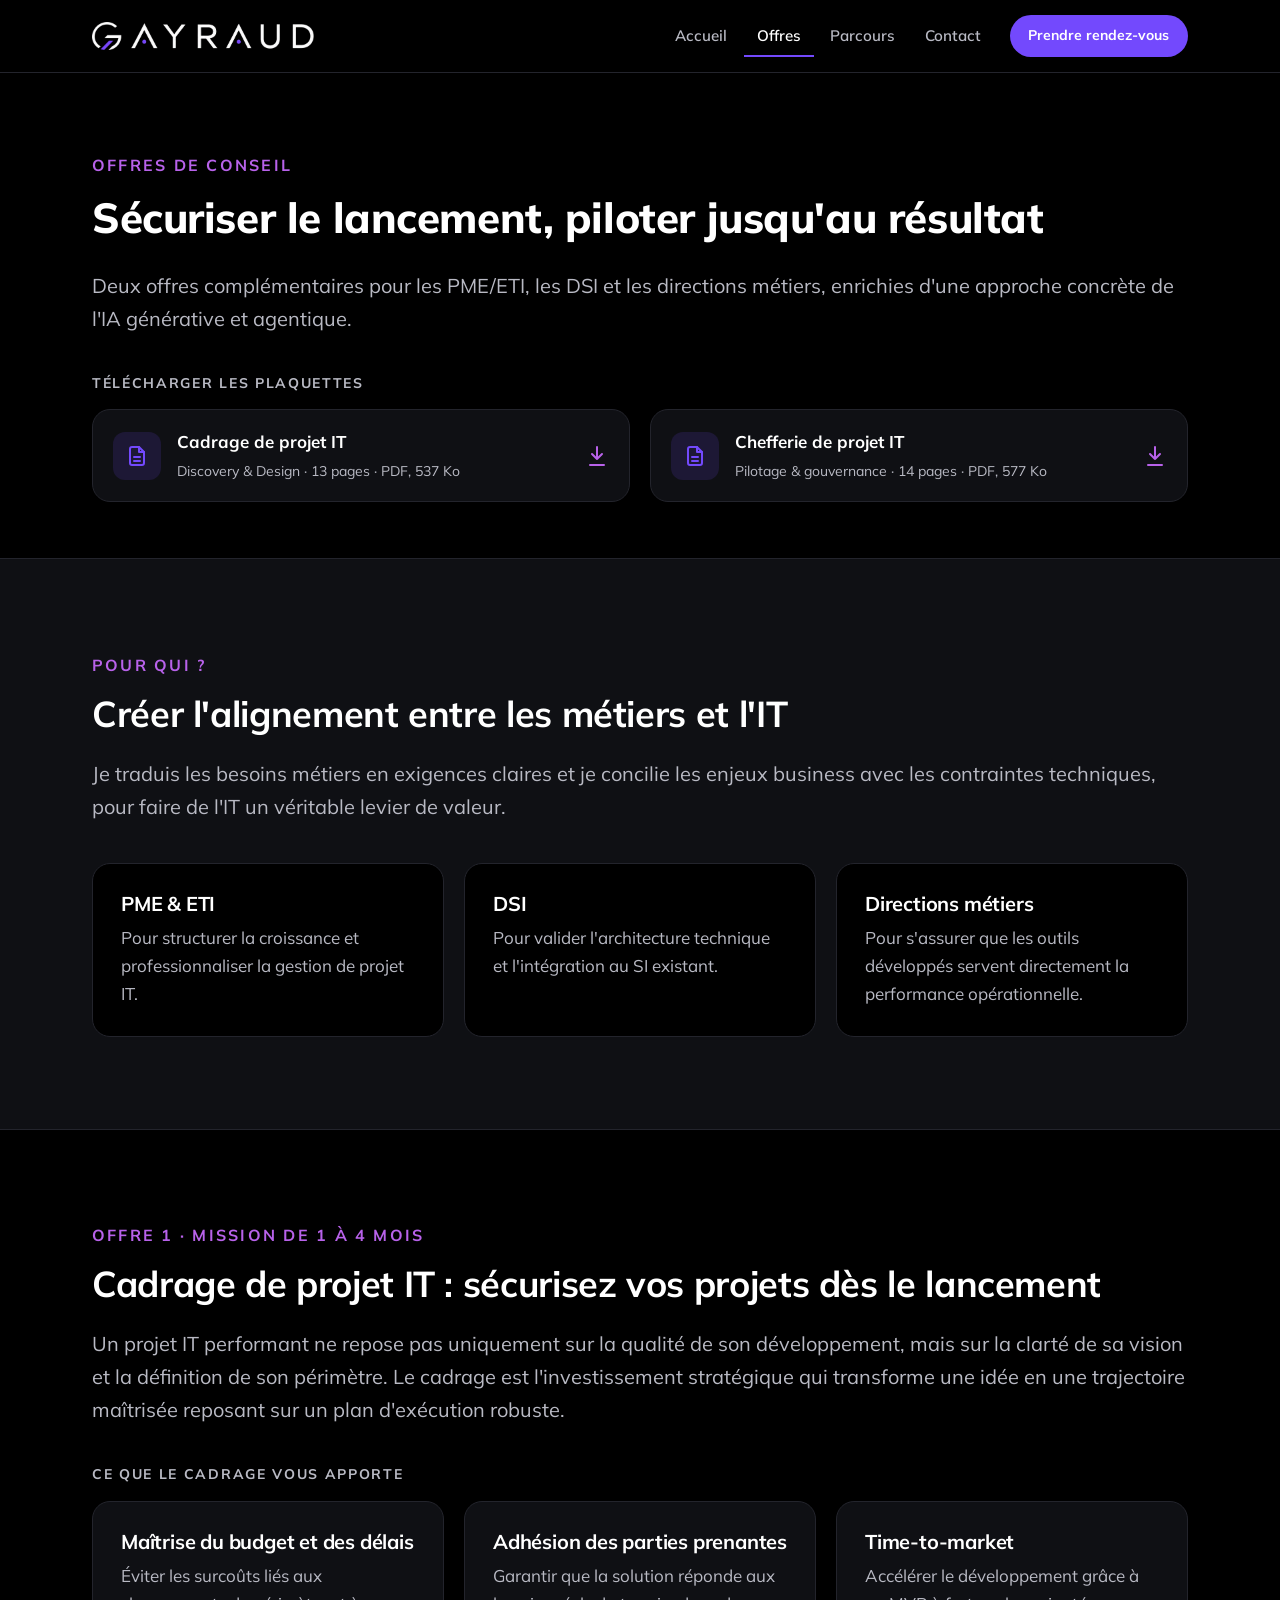
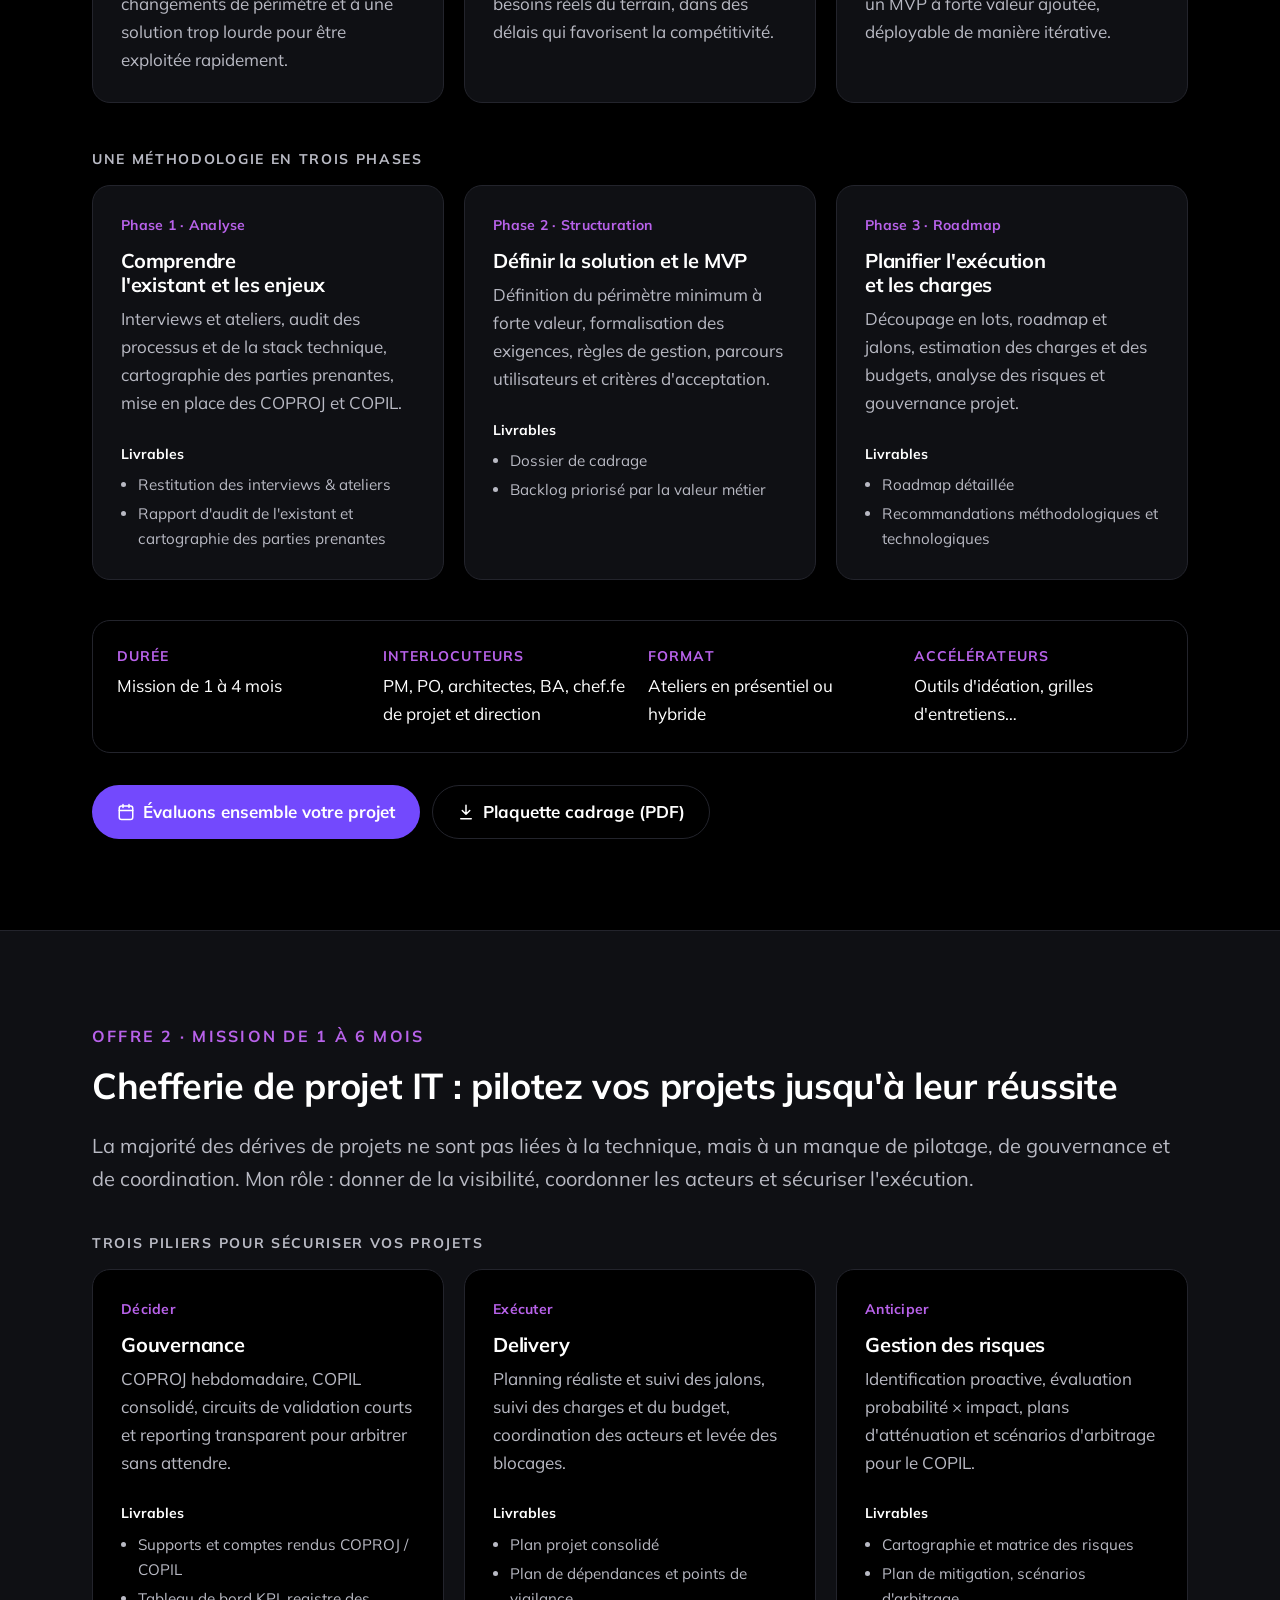
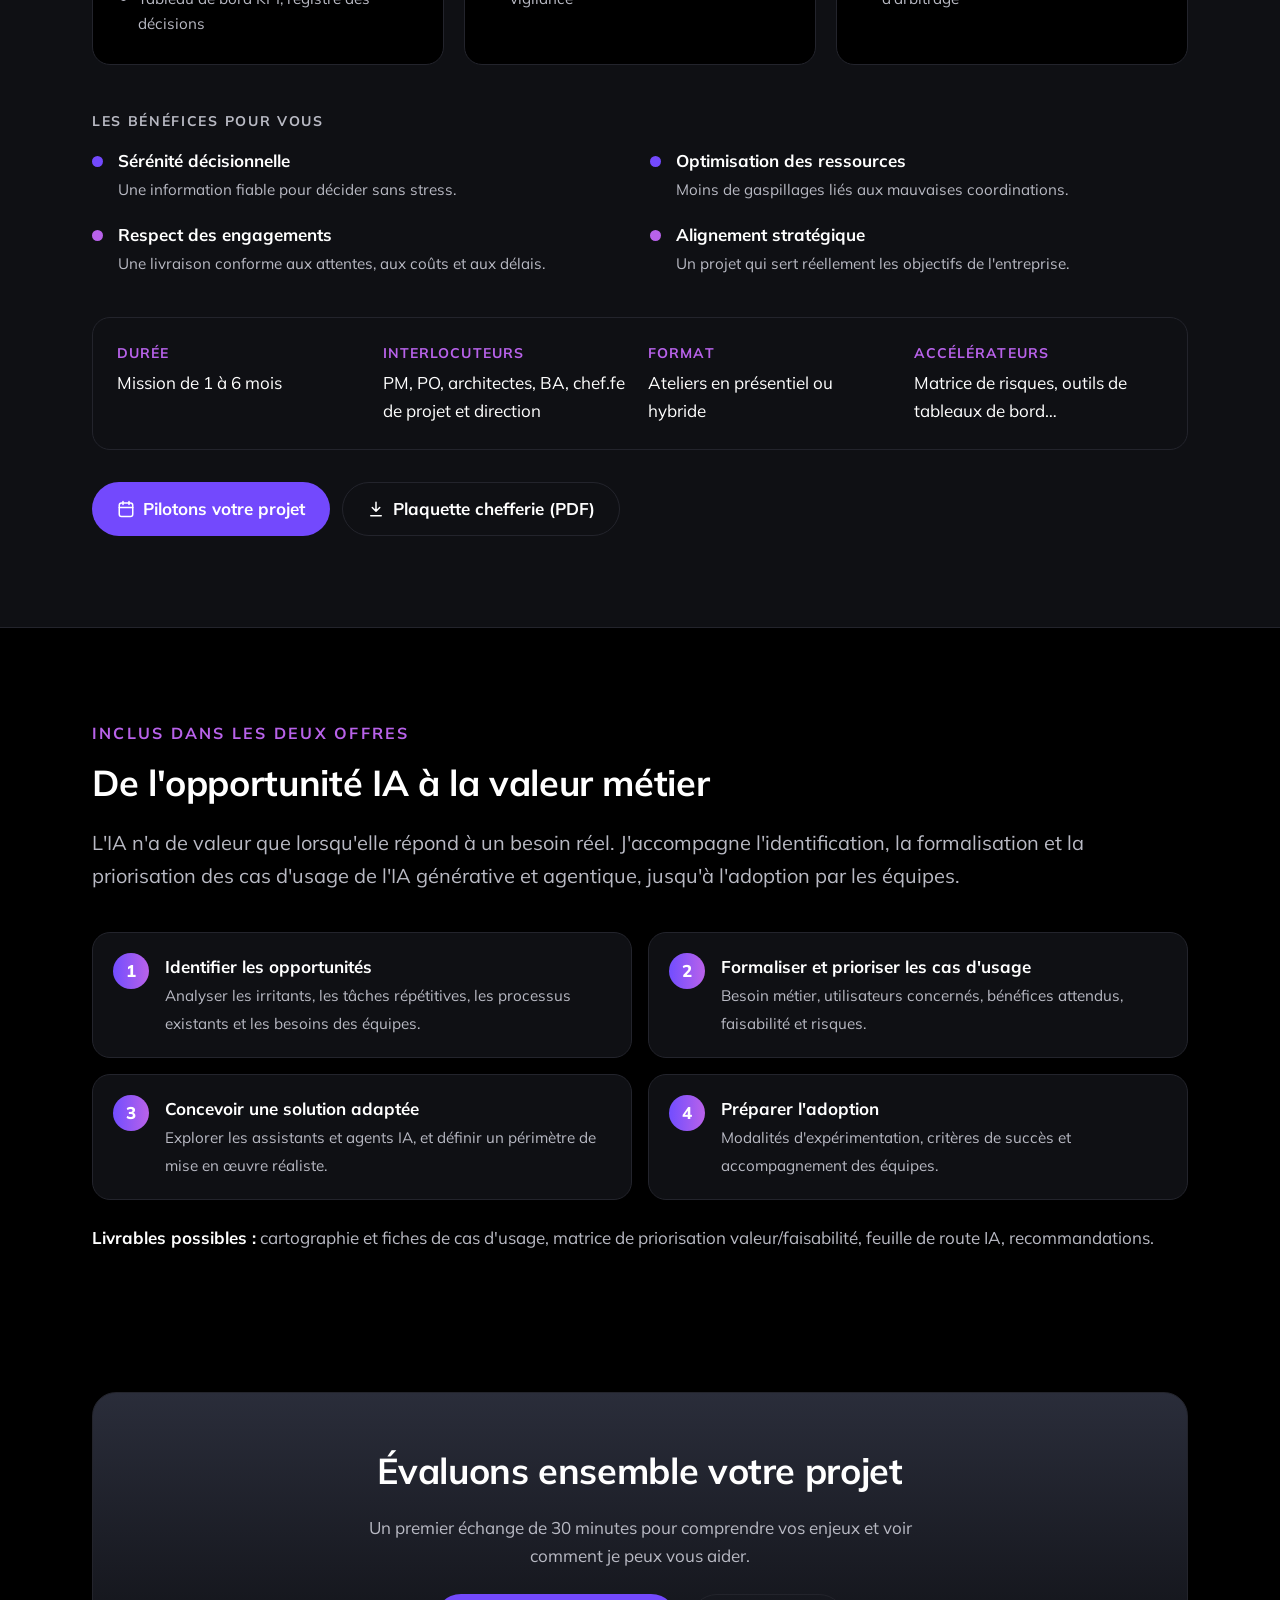
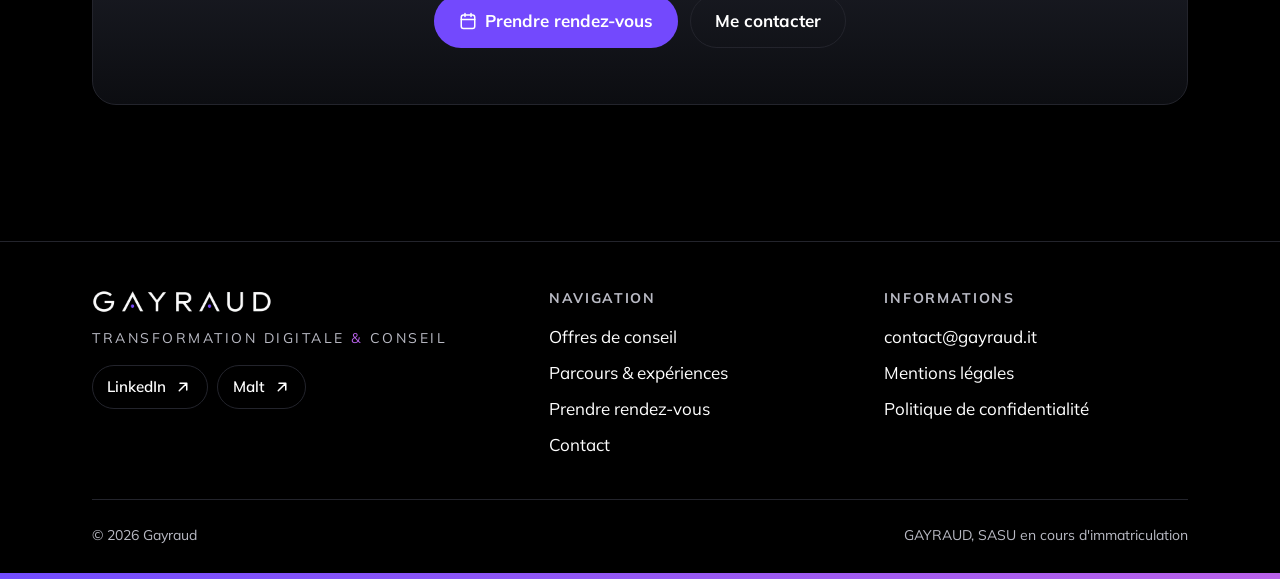
<file: offres.html>
<!doctype html>
<html lang="fr">
<head>
  <meta charset="utf-8">
  <meta name="viewport" content="width=device-width, initial-scale=1">
  <title>Offres de conseil IT - Cadrage et pilotage de projets | Gayraud</title>
  <meta name="description" content="Cadrage de projet IT (1 à 4 mois) et chefferie de projet IT (1 à 6 mois), avec intégration de l'IA. Missions en Savoie, Isère, Haute-Savoie, région Rhône-Alpes et Paris.">
  <link rel="canonical" href="https://gayraud.it/offres">
  <meta name="theme-color" content="#000000">

  <!-- Open Graph / partage LinkedIn -->
  <meta property="og:type" content="website">
  <meta property="og:locale" content="fr_FR">
  <meta property="og:site_name" content="Gayraud - Consultant IT et transformation digitale à Chambéry">
  <meta property="og:title" content="Offres de conseil IT - Cadrage et pilotage de projets | Gayraud">
  <meta property="og:description" content="Cadrage de projet IT (1 à 4 mois) et chefferie de projet IT (1 à 6 mois), avec intégration de l'IA. Missions en Savoie, Isère, Haute-Savoie, région Rhône-Alpes et Paris.">
  <meta property="og:url" content="https://gayraud.it/offres">
  <meta property="og:image" content="https://gayraud.it/assets/img/og-gayraud-1200x630.jpg">
  <meta property="og:image:secure_url" content="https://gayraud.it/assets/img/og-gayraud-1200x630.jpg">
  <meta property="og:image:type" content="image/jpeg">
  <meta property="og:image:width" content="1200">
  <meta property="og:image:height" content="630">
  <meta property="og:image:alt" content="Logo Gayraud - Transformation digitale &amp; conseil">
  <meta name="twitter:card" content="summary_large_image">

  <link rel="icon" href="favicon.ico" sizes="any">
  <link rel="icon" type="image/png" sizes="32x32" href="assets/img/favicon-32.png">
  <link rel="apple-touch-icon" href="assets/img/apple-touch-icon.png">

  <!-- Police Mulish auto-hébergée (assets/fonts) -->
  <link rel="preload" href="assets/fonts/mulish-latin.woff" as="font" type="font/woff" crossorigin>
  <link rel="stylesheet" href="assets/css/style.css">
  <script src="assets/js/main.js" defer></script>
</head>
<body>
  <a class="skip-link" href="#contenu">Aller au contenu</a>

  <header class="site-header">
    <div class="container site-header__inner">
      <a class="brand" href="./" aria-label="Gayraud - accueil">
        <img class="brand__logo" src="assets/img/logo-header.webp" alt="Gayraud" width="665" height="84">
      </a>
      <button class="nav-toggle" type="button" aria-expanded="false" aria-controls="nav" aria-label="Ouvrir le menu">
        <span class="nav-toggle__bar"></span>
      </button>
      <nav class="nav" id="nav" aria-label="Navigation principale">
        <ul class="nav__list">
          <li><a class="nav__link" href="./">Accueil</a></li>
          <li><a class="nav__link" href="offres" aria-current="page">Offres</a></li>
          <li><a class="nav__link" href="parcours">Parcours</a></li>
          <li><a class="nav__link" href="contact">Contact</a></li>
        </ul>
        <a class="btn btn--primary btn--sm nav__cta" href="rendez-vous">Prendre rendez-vous</a>
      </nav>
    </div>
  </header>

  <main id="contenu">
    <section class="page-hero">
      <div class="container">
        <span class="eyebrow">Offres de conseil</span>
        <h1>Sécuriser le lancement, piloter jusqu'au résultat</h1>
        <p class="lead">Deux offres complémentaires pour les PME/ETI, les DSI et les directions métiers, enrichies d'une approche concrète de l'IA générative et agentique.</p>
      </div>
    </section>

    <section class="section section--tight" aria-labelledby="docs-titre">
      <div class="container">
        <h2 id="docs-titre" class="h-small">Télécharger les plaquettes</h2>
        <div class="grid grid--2">
          <a class="doc-card" href="assets/docs/Gayraud-Offre-Cadrage-projet-IT.pdf" download>
            <span class="doc-card__icon"><svg viewBox="0 0 24 24" fill="none" stroke="currentColor" stroke-width="2" stroke-linecap="round" stroke-linejoin="round" aria-hidden="true"><path d="M14 3H7a2 2 0 0 0-2 2v14a2 2 0 0 0 2 2h10a2 2 0 0 0 2-2V8z"/><path d="M14 3v5h5M9 13h6M9 17h6"/></svg></span>
            <span class="doc-card__body"><strong>Cadrage de projet IT</strong><span>Discovery &amp; Design · 13 pages · PDF, 537 Ko</span></span>
            <span class="doc-card__dl"><svg viewBox="0 0 24 24" fill="none" stroke="currentColor" stroke-width="2" stroke-linecap="round" stroke-linejoin="round" aria-hidden="true"><path d="M12 3v12M7 10l5 5 5-5M5 21h14"/></svg><span class="visually-hidden">Télécharger</span></span>
          </a>
          <a class="doc-card" href="assets/docs/Gayraud-Offre-Chefferie-projet-IT.pdf" download>
            <span class="doc-card__icon"><svg viewBox="0 0 24 24" fill="none" stroke="currentColor" stroke-width="2" stroke-linecap="round" stroke-linejoin="round" aria-hidden="true"><path d="M14 3H7a2 2 0 0 0-2 2v14a2 2 0 0 0 2 2h10a2 2 0 0 0 2-2V8z"/><path d="M14 3v5h5M9 13h6M9 17h6"/></svg></span>
            <span class="doc-card__body"><strong>Chefferie de projet IT</strong><span>Pilotage &amp; gouvernance · 14 pages · PDF, 577 Ko</span></span>
            <span class="doc-card__dl"><svg viewBox="0 0 24 24" fill="none" stroke="currentColor" stroke-width="2" stroke-linecap="round" stroke-linejoin="round" aria-hidden="true"><path d="M12 3v12M7 10l5 5 5-5M5 21h14"/></svg><span class="visually-hidden">Télécharger</span></span>
          </a>
        </div>
      </div>
    </section>

    <section class="section section--alt" aria-labelledby="cibles-titre">
      <div class="container">
        <div class="section-head">
          <span class="eyebrow">Pour qui ?</span>
          <h2 id="cibles-titre">Créer l'alignement entre les métiers et l'IT</h2>
          <p class="lead">Je traduis les besoins métiers en exigences claires et je concilie les enjeux business avec les contraintes techniques, pour faire de l'IT un véritable levier de valeur.</p>
        </div>
        <div class="grid grid--3">
          <article class="card"><h3>PME &amp; ETI</h3><p class="muted">Pour structurer la croissance et professionnaliser la gestion de projet IT.</p></article>
          <article class="card"><h3>DSI</h3><p class="muted">Pour valider l'architecture technique et l'intégration au SI existant.</p></article>
          <article class="card"><h3>Directions métiers</h3><p class="muted">Pour s'assurer que les outils développés servent directement la performance opérationnelle.</p></article>
        </div>
      </div>
    </section>

    <!-- ================= OFFRE 1 : CADRAGE ================= -->
    <section class="section" id="cadrage" aria-labelledby="cadrage-titre">
      <div class="container">
        <div class="section-head">
          <span class="eyebrow">Offre 1 · Mission de 1 à 4 mois</span>
          <h2 id="cadrage-titre">Cadrage de projet IT : sécurisez vos projets dès le lancement</h2>
          <p class="lead">Un projet IT performant ne repose pas uniquement sur la qualité de son développement, mais sur la clarté de sa vision et la définition de son périmètre. Le cadrage est l'investissement stratégique qui transforme une idée en une trajectoire maîtrisée reposant sur un plan d'exécution robuste.</p>
        </div>

        <h3 class="h-small">Ce que le cadrage vous apporte</h3>
        <div class="grid grid--3" style="margin-bottom:3rem">
          <article class="card"><h3>Maîtrise du budget et des délais</h3><p class="muted">Éviter les surcoûts liés aux changements de périmètre et à une solution trop lourde pour être exploitée rapidement.</p></article>
          <article class="card"><h3>Adhésion des parties prenantes</h3><p class="muted">Garantir que la solution réponde aux besoins réels du terrain, dans des délais qui favorisent la compétitivité.</p></article>
          <article class="card"><h3>Time-to-market</h3><p class="muted">Accélérer le développement grâce à un MVP à forte valeur ajoutée, déployable de manière itérative.</p></article>
        </div>

        <h3 class="h-small">Une méthodologie en trois phases</h3>
        <div class="grid grid--3">
          <article class="card card--phase">
            <p class="card__meta">Phase 1 · Analyse</p>
            <h3>Comprendre l'existant et les enjeux</h3>
            <p class="muted">Interviews et ateliers, audit des processus et de la stack technique, cartographie des parties prenantes, mise en place des COPROJ et COPIL.</p>
            <p class="card__label">Livrables</p>
            <ul><li>Restitution des interviews &amp; ateliers</li><li>Rapport d'audit de l'existant et cartographie des parties prenantes</li></ul>
          </article>
          <article class="card card--phase">
            <p class="card__meta">Phase 2 · Structuration</p>
            <h3>Définir la solution et le MVP</h3>
            <p class="muted">Définition du périmètre minimum à forte valeur, formalisation des exigences, règles de gestion, parcours utilisateurs et critères d'acceptation.</p>
            <p class="card__label">Livrables</p>
            <ul><li>Dossier de cadrage</li><li>Backlog priorisé par la valeur métier</li></ul>
          </article>
          <article class="card card--phase">
            <p class="card__meta">Phase 3 · Roadmap</p>
            <h3>Planifier l'exécution et les charges</h3>
            <p class="muted">Découpage en lots, roadmap et jalons, estimation des charges et des budgets, analyse des risques et gouvernance projet.</p>
            <p class="card__label">Livrables</p>
            <ul><li>Roadmap détaillée</li><li>Recommandations méthodologiques et technologiques</li></ul>
          </article>
        </div>

        <dl class="facts">
          <div><dt>Durée</dt><dd>Mission de 1 à 4 mois</dd></div>
          <div><dt>Interlocuteurs</dt><dd>PM, PO, architectes, BA, chef.fe de projet et direction</dd></div>
          <div><dt>Format</dt><dd>Ateliers en présentiel ou hybride</dd></div>
          <div><dt>Accélérateurs</dt><dd>Outils d'idéation, grilles d'entretiens…</dd></div>
        </dl>
        <div class="btn-row">
          <a class="btn btn--primary" href="rendez-vous"><svg viewBox="0 0 24 24" fill="none" stroke="currentColor" stroke-width="2" stroke-linecap="round" stroke-linejoin="round" aria-hidden="true"><rect x="3" y="4" width="18" height="18" rx="3"/><path d="M16 2v4M8 2v4M3 10h18"/></svg> Évaluons ensemble votre projet</a>
          <a class="btn btn--ghost" href="assets/docs/Gayraud-Offre-Cadrage-projet-IT.pdf" download><svg viewBox="0 0 24 24" fill="none" stroke="currentColor" stroke-width="2" stroke-linecap="round" stroke-linejoin="round" aria-hidden="true"><path d="M12 3v12M7 10l5 5 5-5M5 21h14"/></svg> Plaquette cadrage (PDF)</a>
        </div>
      </div>
    </section>

    <!-- ================= OFFRE 2 : CHEFFERIE ================= -->
    <section class="section section--alt" id="pilotage" aria-labelledby="pilotage-titre">
      <div class="container">
        <div class="section-head">
          <span class="eyebrow">Offre 2 · Mission de 1 à 6 mois</span>
          <h2 id="pilotage-titre">Chefferie de projet IT : pilotez vos projets jusqu'à leur réussite</h2>
          <p class="lead">La majorité des dérives de projets ne sont pas liées à la technique, mais à un manque de pilotage, de gouvernance et de coordination. Mon rôle : donner de la visibilité, coordonner les acteurs et sécuriser l'exécution.</p>
        </div>

        <h3 class="h-small">Trois piliers pour sécuriser vos projets</h3>
        <div class="grid grid--3" style="margin-bottom:3rem">
          <article class="card card--phase">
            <p class="card__meta">Décider</p>
            <h3>Gouvernance</h3>
            <p class="muted">COPROJ hebdomadaire, COPIL consolidé, circuits de validation courts et reporting transparent pour arbitrer sans attendre.</p>
            <p class="card__label">Livrables</p>
            <ul><li>Supports et comptes rendus COPROJ / COPIL</li><li>Tableau de bord KPI, registre des décisions</li></ul>
          </article>
          <article class="card card--phase">
            <p class="card__meta">Exécuter</p>
            <h3>Delivery</h3>
            <p class="muted">Planning réaliste et suivi des jalons, suivi des charges et du budget, coordination des acteurs et levée des blocages.</p>
            <p class="card__label">Livrables</p>
            <ul><li>Plan projet consolidé</li><li>Plan de dépendances et points de vigilance</li></ul>
          </article>
          <article class="card card--phase">
            <p class="card__meta">Anticiper</p>
            <h3>Gestion des risques</h3>
            <p class="muted">Identification proactive, évaluation probabilité × impact, plans d'atténuation et scénarios d'arbitrage pour le COPIL.</p>
            <p class="card__label">Livrables</p>
            <ul><li>Cartographie et matrice des risques</li><li>Plan de mitigation, scénarios d'arbitrage</li></ul>
          </article>
        </div>

        <h3 class="h-small">Les bénéfices pour vous</h3>
        <div class="grid grid--2" style="margin-bottom:2rem">
          <ul class="dot-list">
            <li><strong>Sérénité décisionnelle</strong><span>Une information fiable pour décider sans stress.</span></li>
            <li><strong>Respect des engagements</strong><span>Une livraison conforme aux attentes, aux coûts et aux délais.</span></li>
          </ul>
          <ul class="dot-list">
            <li><strong>Optimisation des ressources</strong><span>Moins de gaspillages liés aux mauvaises coordinations.</span></li>
            <li><strong>Alignement stratégique</strong><span>Un projet qui sert réellement les objectifs de l'entreprise.</span></li>
          </ul>
        </div>

        <dl class="facts">
          <div><dt>Durée</dt><dd>Mission de 1 à 6 mois</dd></div>
          <div><dt>Interlocuteurs</dt><dd>PM, PO, architectes, BA, chef.fe de projet et direction</dd></div>
          <div><dt>Format</dt><dd>Ateliers en présentiel ou hybride</dd></div>
          <div><dt>Accélérateurs</dt><dd>Matrice de risques, outils de tableaux de bord…</dd></div>
        </dl>
        <div class="btn-row">
          <a class="btn btn--primary" href="rendez-vous"><svg viewBox="0 0 24 24" fill="none" stroke="currentColor" stroke-width="2" stroke-linecap="round" stroke-linejoin="round" aria-hidden="true"><rect x="3" y="4" width="18" height="18" rx="3"/><path d="M16 2v4M8 2v4M3 10h18"/></svg> Pilotons votre projet</a>
          <a class="btn btn--ghost" href="assets/docs/Gayraud-Offre-Chefferie-projet-IT.pdf" download><svg viewBox="0 0 24 24" fill="none" stroke="currentColor" stroke-width="2" stroke-linecap="round" stroke-linejoin="round" aria-hidden="true"><path d="M12 3v12M7 10l5 5 5-5M5 21h14"/></svg> Plaquette chefferie (PDF)</a>
        </div>
      </div>
    </section>

    <!-- ================= TRANSVERSAL : IA ================= -->
    <section class="section" id="ia" aria-labelledby="ia-titre">
      <div class="container">
        <div class="section-head">
          <span class="eyebrow">Inclus dans les deux offres</span>
          <h2 id="ia-titre">De l'opportunité IA à la valeur métier</h2>
          <p class="lead">L'IA n'a de valeur que lorsqu'elle répond à un besoin réel. J'accompagne l'identification, la formalisation et la priorisation des cas d'usage de l'IA générative et agentique, jusqu'à l'adoption par les équipes.</p>
        </div>
        <ol class="steps">
          <li><span class="step__num">1</span><div><strong>Identifier les opportunités</strong><span>Analyser les irritants, les tâches répétitives, les processus existants et les besoins des équipes.</span></div></li>
          <li><span class="step__num">2</span><div><strong>Formaliser et prioriser les cas d'usage</strong><span>Besoin métier, utilisateurs concernés, bénéfices attendus, faisabilité et risques.</span></div></li>
          <li><span class="step__num">3</span><div><strong>Concevoir une solution adaptée</strong><span>Explorer les assistants et agents IA, et définir un périmètre de mise en œuvre réaliste.</span></div></li>
          <li><span class="step__num">4</span><div><strong>Préparer l'adoption</strong><span>Modalités d'expérimentation, critères de succès et accompagnement des équipes.</span></div></li>
        </ol>
        <p class="muted" style="margin-top:1.5rem"><strong style="color:var(--c-text)">Livrables possibles :</strong> cartographie et fiches de cas d'usage, matrice de priorisation valeur/faisabilité, feuille de route IA, recommandations.</p>
      </div>
    </section>

    <section class="section section--cta">
      <div class="container">
        <div class="cta-band">
          <h2>Évaluons ensemble votre projet</h2>
          <p>Un premier échange de 30 minutes pour comprendre vos enjeux et voir comment je peux vous aider.</p>
          <div class="btn-row">
            <a class="btn btn--primary" href="rendez-vous"><svg viewBox="0 0 24 24" fill="none" stroke="currentColor" stroke-width="2" stroke-linecap="round" stroke-linejoin="round" aria-hidden="true"><rect x="3" y="4" width="18" height="18" rx="3"/><path d="M16 2v4M8 2v4M3 10h18"/></svg> Prendre rendez-vous</a>
            <a class="btn btn--ghost" href="contact">Me contacter</a>
          </div>
        </div>
      </div>
    </section>
  </main>

  <footer class="site-footer">
    <div class="container">
      <div class="site-footer__grid">
        <div>
          <img src="assets/img/logo-wordmark.webp" alt="Gayraud" width="180" height="23" style="width:180px">
          <p class="site-footer__tagline">Transformation digitale <span class="accent">&amp;</span> conseil</p>
          <div class="social">
            <a href="https://www.linkedin.com/in/cyrillegayraud/" target="_blank" rel="noopener">LinkedIn <svg viewBox="0 0 24 24" fill="none" stroke="currentColor" stroke-width="2" stroke-linecap="round" stroke-linejoin="round" aria-hidden="true"><path d="M7 17 17 7M8 7h9v9"/></svg></a>
            <a href="https://www.malt.fr/profile/cyrillegayraud" target="_blank" rel="noopener">Malt <svg viewBox="0 0 24 24" fill="none" stroke="currentColor" stroke-width="2" stroke-linecap="round" stroke-linejoin="round" aria-hidden="true"><path d="M7 17 17 7M8 7h9v9"/></svg></a>
          </div>
        </div>
        <nav aria-label="Plan du site">
          <h2>Navigation</h2>
          <ul>
            <li><a href="offres">Offres de conseil</a></li>
            <li><a href="parcours">Parcours &amp; expériences</a></li>
            <li><a href="rendez-vous">Prendre rendez-vous</a></li>
            <li><a href="contact">Contact</a></li>
          </ul>
        </nav>
        <div>
          <h2>Informations</h2>
          <ul>
            <li><a href="mailto:contact@gayraud.it">contact@gayraud.it</a></li>
            <li><a href="mentions-legales">Mentions légales</a></li>
            <li><a href="confidentialite">Politique de confidentialité</a></li>
          </ul>
        </div>
      </div>
      <div class="site-footer__legal">
        <span>© <span data-year>2026</span> Gayraud</span>
        <span>GAYRAUD, SASU en cours d'immatriculation</span>
      </div>
    </div>
  </footer>
</body>
</html>
</file>
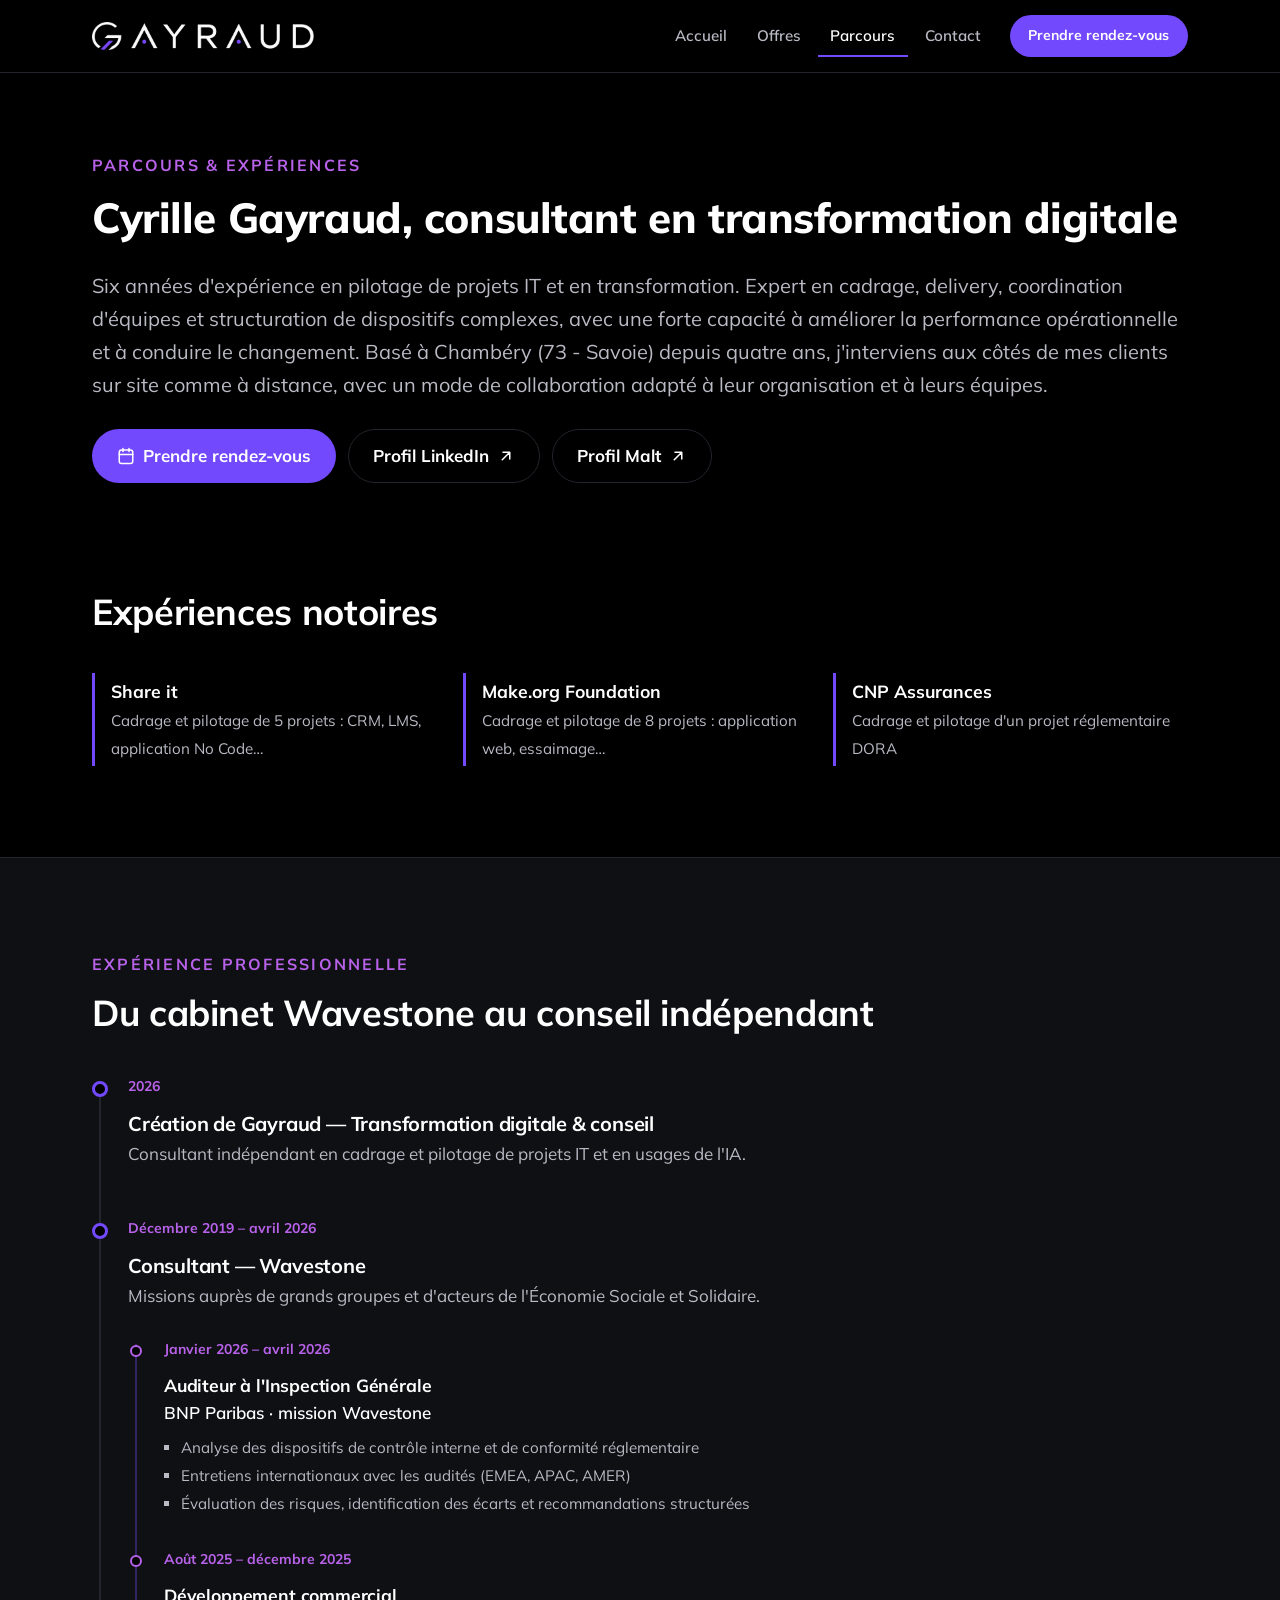
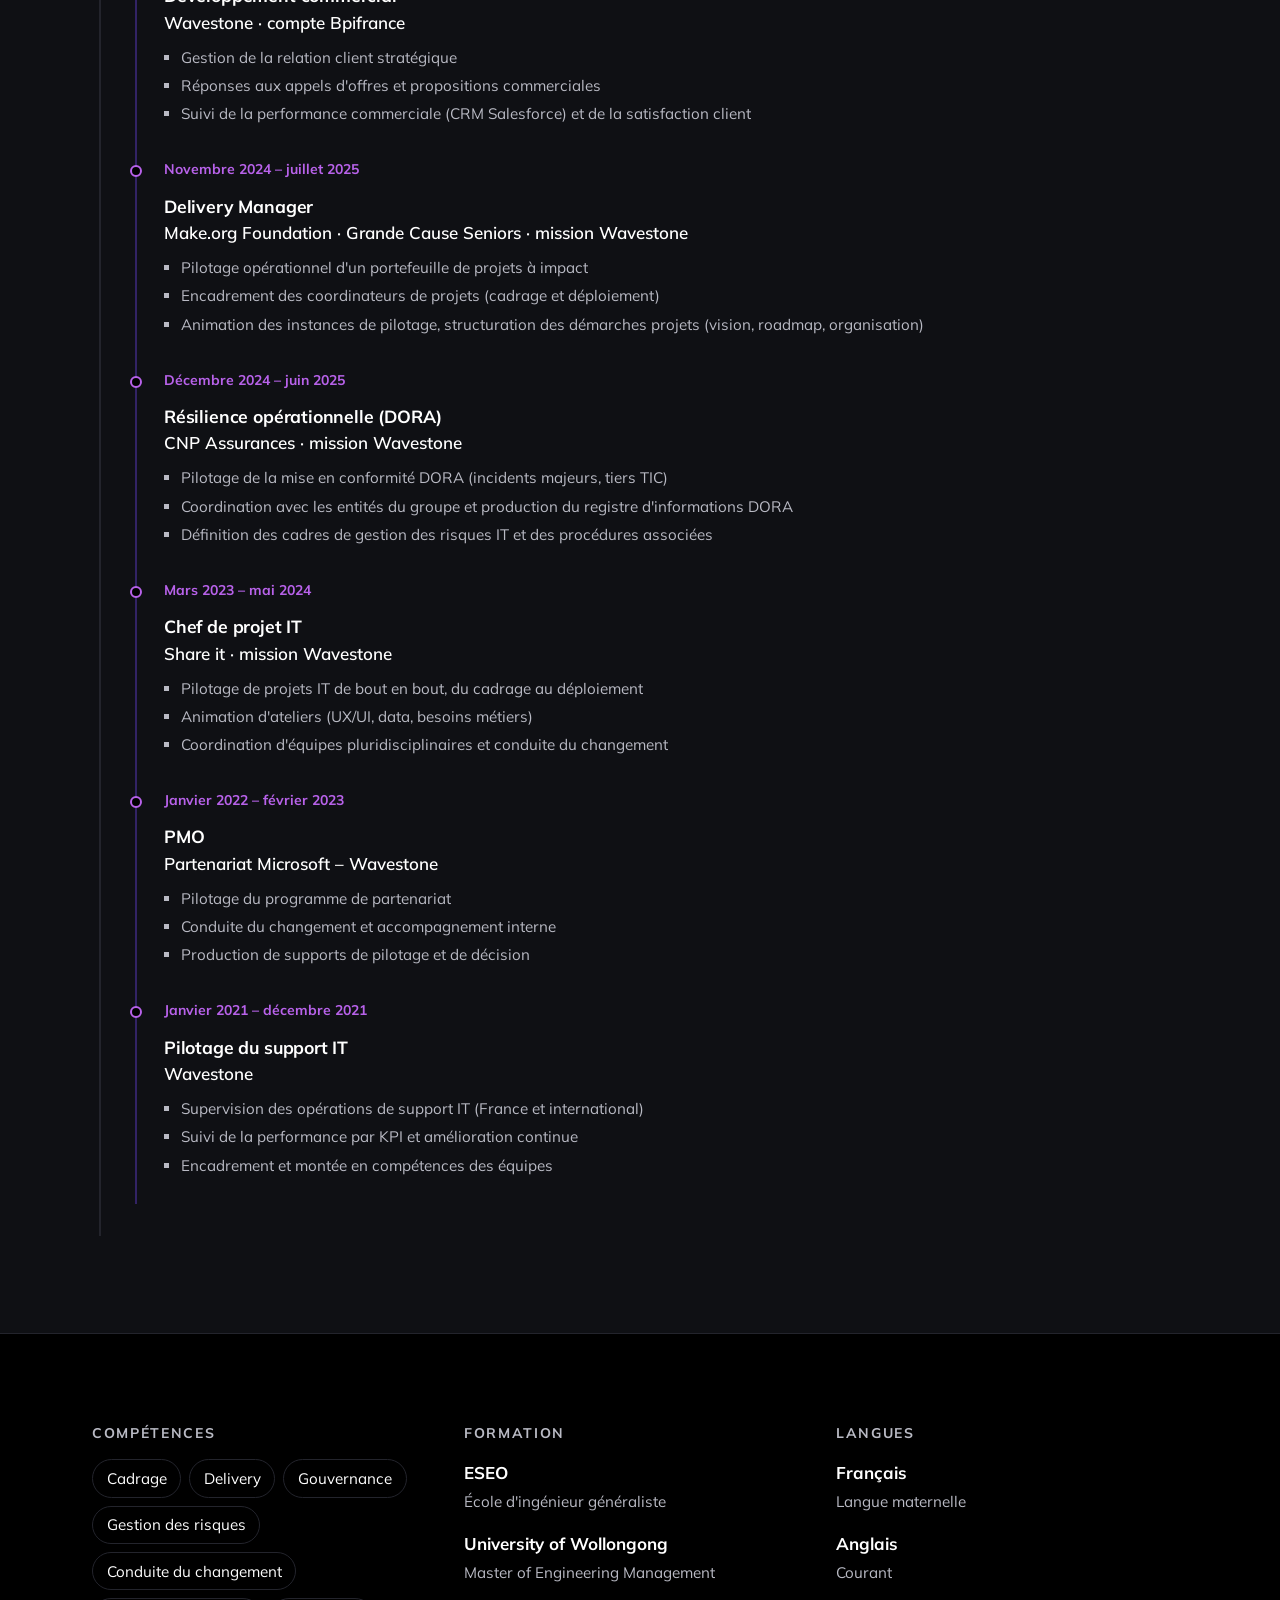
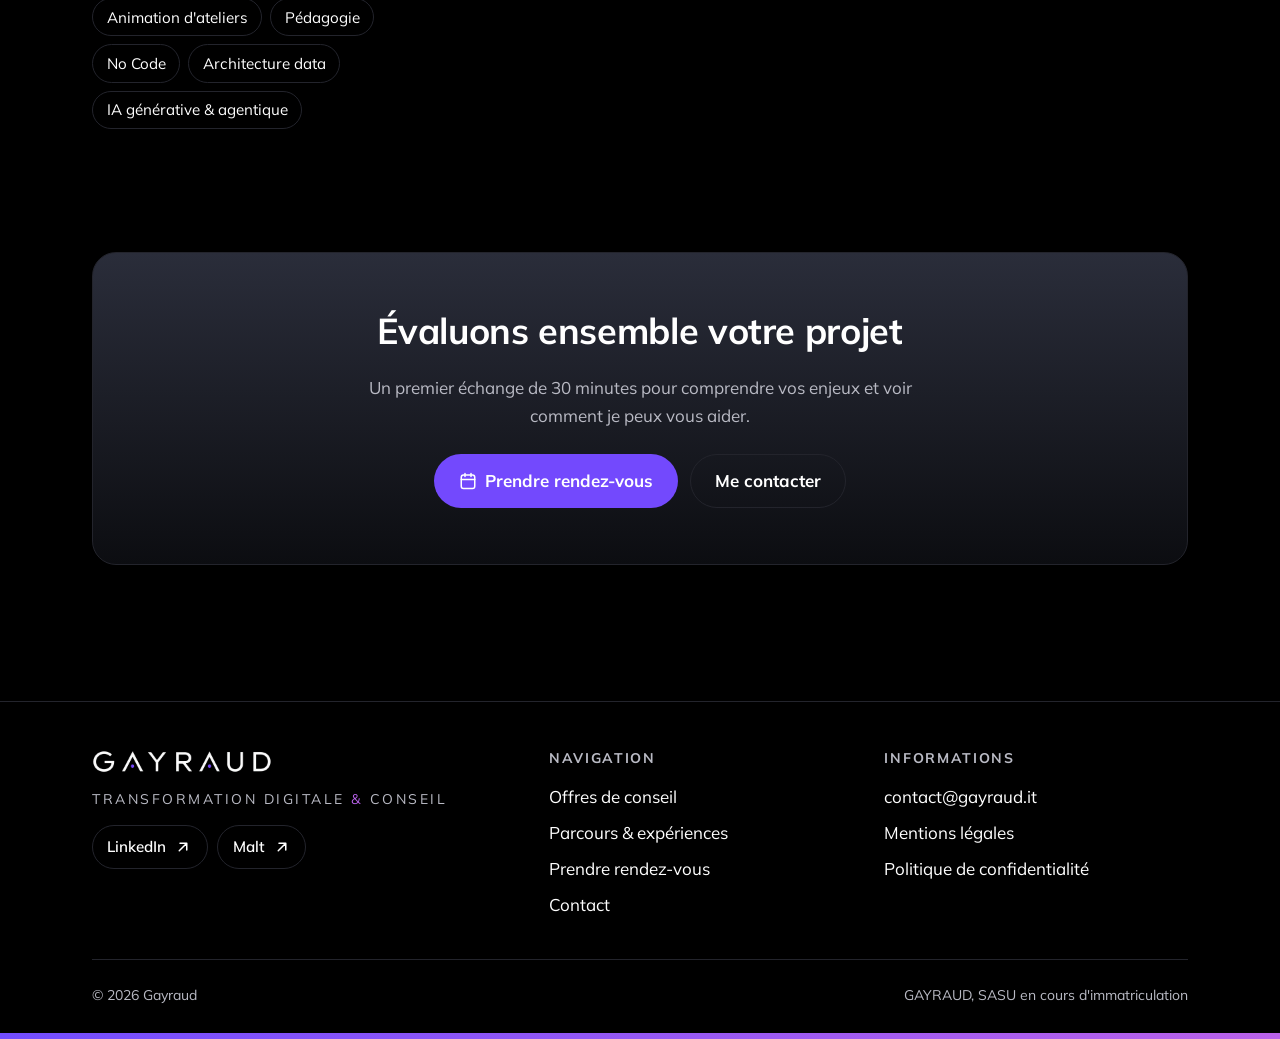
<file: parcours.html>
<!doctype html>
<html lang="fr">
<head>
  <meta charset="utf-8">
  <meta name="viewport" content="width=device-width, initial-scale=1">
  <title>Parcours de Cyrille GAYRAUD - Consultant IT à Chambéry | Gayraud</title>
  <meta name="description" content="Cyrille Gayraud, consultant IT et transformation digitale basé à Chambéry (Savoie) : 6 ans de pilotage de projets IT et programmes divers chez Wavestone, sur site ou à distance. Missions en Savoie, Isère, Haute-Savoie, région Rhône-Alpes et Paris.">
  <link rel="canonical" href="https://gayraud.it/parcours">
  <meta name="theme-color" content="#000000">

  <!-- Open Graph / partage LinkedIn -->
  <meta property="og:type" content="website">
  <meta property="og:locale" content="fr_FR">
  <meta property="og:site_name" content="Gayraud - Consultant IT et transformation digitale à Chambéry">
  <meta property="og:title" content="Parcours de Cyrille GAYRAUD - Consultant IT à Chambéry | Gayraud">
  <meta property="og:description" content="Cyrille Gayraud, consultant IT et transformation digitale basé à Chambéry (Savoie) : 6 ans de pilotage de projets IT et programmes divers chez Wavestone, sur site ou à distance. Missions en Savoie, Isère, Haute-Savoie, région Rhône-Alpes et Paris.">
  <meta property="og:url" content="https://gayraud.it/parcours">
  <meta property="og:image" content="https://gayraud.it/assets/img/og-gayraud-1200x630.jpg">
  <meta property="og:image:secure_url" content="https://gayraud.it/assets/img/og-gayraud-1200x630.jpg">
  <meta property="og:image:type" content="image/jpeg">
  <meta property="og:image:width" content="1200">
  <meta property="og:image:height" content="630">
  <meta property="og:image:alt" content="Logo Gayraud - Transformation digitale &amp; conseil">
  <meta name="twitter:card" content="summary_large_image">

  <link rel="icon" href="favicon.ico" sizes="any">
  <link rel="icon" type="image/png" sizes="32x32" href="assets/img/favicon-32.png">
  <link rel="apple-touch-icon" href="assets/img/apple-touch-icon.png">

  <!-- Police Mulish auto-hébergée (assets/fonts) -->
  <link rel="preload" href="assets/fonts/mulish-latin.woff" as="font" type="font/woff" crossorigin>
  <link rel="stylesheet" href="assets/css/style.css">
  <script src="assets/js/main.js" defer></script>
</head>
<body>
  <a class="skip-link" href="#contenu">Aller au contenu</a>

  <header class="site-header">
    <div class="container site-header__inner">
      <a class="brand" href="./" aria-label="Gayraud - accueil">
        <img class="brand__logo" src="assets/img/logo-header.webp" alt="Gayraud" width="665" height="84">
      </a>
      <button class="nav-toggle" type="button" aria-expanded="false" aria-controls="nav" aria-label="Ouvrir le menu">
        <span class="nav-toggle__bar"></span>
      </button>
      <nav class="nav" id="nav" aria-label="Navigation principale">
        <ul class="nav__list">
          <li><a class="nav__link" href="./">Accueil</a></li>
          <li><a class="nav__link" href="offres">Offres</a></li>
          <li><a class="nav__link" href="parcours" aria-current="page">Parcours</a></li>
          <li><a class="nav__link" href="contact">Contact</a></li>
        </ul>
        <a class="btn btn--primary btn--sm nav__cta" href="rendez-vous">Prendre rendez-vous</a>
      </nav>
    </div>
  </header>

  <main id="contenu">
    <section class="page-hero">
      <div class="container">
        <span class="eyebrow">Parcours &amp; expériences</span>
        <h1>Cyrille Gayraud, consultant en transformation digitale</h1>
        <p class="lead">Six années d'expérience en pilotage de projets IT et en transformation. Expert en cadrage, delivery, coordination d'équipes et structuration de dispositifs complexes, avec une forte capacité à améliorer la performance opérationnelle et à conduire le changement. Basé à Chambéry (73 - Savoie) depuis quatre ans, j'interviens aux côtés de mes clients sur site comme à distance, avec un mode de collaboration adapté à leur organisation et à leurs équipes.</p>
        <div class="btn-row" style="margin-top:1.75rem">
          <a class="btn btn--primary" href="rendez-vous"><svg viewBox="0 0 24 24" fill="none" stroke="currentColor" stroke-width="2" stroke-linecap="round" stroke-linejoin="round" aria-hidden="true"><rect x="3" y="4" width="18" height="18" rx="3"/><path d="M16 2v4M8 2v4M3 10h18"/></svg> Prendre rendez-vous</a>
          <a class="btn btn--ghost" href="https://www.linkedin.com/in/cyrillegayraud/" target="_blank" rel="noopener">Profil LinkedIn <svg viewBox="0 0 24 24" fill="none" stroke="currentColor" stroke-width="2" stroke-linecap="round" stroke-linejoin="round" aria-hidden="true"><path d="M7 17 17 7M8 7h9v9"/></svg></a>
          <a class="btn btn--ghost" href="https://www.malt.fr/profile/cyrillegayraud" target="_blank" rel="noopener">Profil Malt <svg viewBox="0 0 24 24" fill="none" stroke="currentColor" stroke-width="2" stroke-linecap="round" stroke-linejoin="round" aria-hidden="true"><path d="M7 17 17 7M8 7h9v9"/></svg></a>
        </div>
      </div>
    </section>

    <section class="section" aria-labelledby="refs-titre">
      <div class="container">
        <div class="section-head">
          <h2 id="refs-titre">Expériences notoires</h2>
        </div>
        <div class="refs">
          <div class="ref"><strong>Share it</strong><span>Cadrage et pilotage de 5 projets : CRM, LMS, application No Code…</span></div>
          <div class="ref"><strong>Make.org Foundation</strong><span>Cadrage et pilotage de 8 projets : application web, essaimage…</span></div>
          <div class="ref"><strong>CNP Assurances</strong><span>Cadrage et pilotage d'un projet réglementaire DORA</span></div>
        </div>
      </div>
    </section>

    <section class="section section--alt" aria-labelledby="timeline-titre">
      <div class="container">
        <div class="section-head">
          <span class="eyebrow">Expérience professionnelle</span>
          <h2 id="timeline-titre">Du cabinet Wavestone au conseil indépendant</h2>
        </div>
        <ol class="timeline">
          <li class="timeline__milestone">
            <p class="timeline__period">2026</p>
            <h3>Création de Gayraud — Transformation digitale &amp; conseil</h3>
            <p class="muted">Consultant indépendant en cadrage et pilotage de projets IT et en usages de l'IA.</p>
          </li>
          <li class="timeline__milestone">
            <p class="timeline__period">Décembre 2019 – avril 2026</p>
            <h3>Consultant — Wavestone</h3>
            <p class="muted">Missions auprès de grands groupes et d'acteurs de l'Économie Sociale et Solidaire.</p>
            <ol class="timeline timeline--nested">
          <li>
            <p class="timeline__period">Janvier 2026 – avril 2026</p>
            <h4>Auditeur à l'Inspection Générale</h4>
            <p class="timeline__org">BNP Paribas · mission Wavestone</p>
            <ul><li>Analyse des dispositifs de contrôle interne et de conformité réglementaire</li><li>Entretiens internationaux avec les audités (EMEA, APAC, AMER)</li><li>Évaluation des risques, identification des écarts et recommandations structurées</li></ul>
          </li>
          <li>
            <p class="timeline__period">Août 2025 – décembre 2025</p>
            <h4>Développement commercial</h4>
            <p class="timeline__org">Wavestone · compte Bpifrance</p>
            <ul><li>Gestion de la relation client stratégique</li><li>Réponses aux appels d'offres et propositions commerciales</li><li>Suivi de la performance commerciale (CRM Salesforce) et de la satisfaction client</li></ul>
          </li>
          <li>
            <p class="timeline__period">Novembre 2024 – juillet 2025</p>
            <h4>Delivery Manager</h4>
            <p class="timeline__org">Make.org Foundation · Grande Cause Seniors · mission Wavestone</p>
            <ul><li>Pilotage opérationnel d'un portefeuille de projets à impact</li><li>Encadrement des coordinateurs de projets (cadrage et déploiement)</li><li>Animation des instances de pilotage, structuration des démarches projets (vision, roadmap, organisation)</li></ul>
          </li>
          <li>
            <p class="timeline__period">Décembre 2024 – juin 2025</p>
            <h4>Résilience opérationnelle (DORA)</h4>
            <p class="timeline__org">CNP Assurances · mission Wavestone</p>
            <ul><li>Pilotage de la mise en conformité DORA (incidents majeurs, tiers TIC)</li><li>Coordination avec les entités du groupe et production du registre d'informations DORA</li><li>Définition des cadres de gestion des risques IT et des procédures associées</li></ul>
          </li>
          <li>
            <p class="timeline__period">Mars 2023 – mai 2024</p>
            <h4>Chef de projet IT</h4>
            <p class="timeline__org">Share it · mission Wavestone</p>
            <ul><li>Pilotage de projets IT de bout en bout, du cadrage au déploiement</li><li>Animation d'ateliers (UX/UI, data, besoins métiers)</li><li>Coordination d'équipes pluridisciplinaires et conduite du changement</li></ul>
          </li>
          <li>
            <p class="timeline__period">Janvier 2022 – février 2023</p>
            <h4>PMO</h4>
            <p class="timeline__org">Partenariat Microsoft – Wavestone</p>
            <ul><li>Pilotage du programme de partenariat</li><li>Conduite du changement et accompagnement interne</li><li>Production de supports de pilotage et de décision</li></ul>
          </li>
          <li>
            <p class="timeline__period">Janvier 2021 – décembre 2021</p>
            <h4>Pilotage du support IT</h4>
            <p class="timeline__org">Wavestone</p>
            <ul><li>Supervision des opérations de support IT (France et international)</li><li>Suivi de la performance par KPI et amélioration continue</li><li>Encadrement et montée en compétences des équipes</li></ul>
          </li>
            </ol>
          </li>
        </ol>
      </div>
    </section>

    <section class="section" aria-labelledby="competences-titre">
      <div class="container grid grid--3">
        <div>
          <h2 id="competences-titre" class="h-small">Compétences</h2>
          <ul class="chips">
            <li>Cadrage</li><li>Delivery</li><li>Gouvernance</li><li>Gestion des risques</li>
            <li>Conduite du changement</li><li>Animation d'ateliers</li><li>Pédagogie</li>
            <li>No Code</li><li>Architecture data</li><li>IA générative &amp; agentique</li>
          </ul>
        </div>
        <div>
          <h2 class="h-small">Formation</h2>
          <ul class="plain-list">
            <li><strong>ESEO</strong><span>École d'ingénieur généraliste</span></li>
            <li><strong>University of Wollongong</strong><span>Master of Engineering Management</span></li>
          </ul>
        </div>
        <div>
          <h2 class="h-small">Langues</h2>
          <ul class="plain-list">
            <li><strong>Français</strong><span>Langue maternelle</span></li>
            <li><strong>Anglais</strong><span>Courant</span></li>
          </ul>
        </div>
      </div>
    </section>

    <section class="section section--cta">
      <div class="container">
        <div class="cta-band">
          <h2>Évaluons ensemble votre projet</h2>
          <p>Un premier échange de 30 minutes pour comprendre vos enjeux et voir comment je peux vous aider.</p>
          <div class="btn-row">
            <a class="btn btn--primary" href="rendez-vous"><svg viewBox="0 0 24 24" fill="none" stroke="currentColor" stroke-width="2" stroke-linecap="round" stroke-linejoin="round" aria-hidden="true"><rect x="3" y="4" width="18" height="18" rx="3"/><path d="M16 2v4M8 2v4M3 10h18"/></svg> Prendre rendez-vous</a>
            <a class="btn btn--ghost" href="contact">Me contacter</a>
          </div>
        </div>
      </div>
    </section>
  </main>

  <footer class="site-footer">
    <div class="container">
      <div class="site-footer__grid">
        <div>
          <img src="assets/img/logo-wordmark.webp" alt="Gayraud" width="180" height="23" style="width:180px">
          <p class="site-footer__tagline">Transformation digitale <span class="accent">&amp;</span> conseil</p>
          <div class="social">
            <a href="https://www.linkedin.com/in/cyrillegayraud/" target="_blank" rel="noopener">LinkedIn <svg viewBox="0 0 24 24" fill="none" stroke="currentColor" stroke-width="2" stroke-linecap="round" stroke-linejoin="round" aria-hidden="true"><path d="M7 17 17 7M8 7h9v9"/></svg></a>
            <a href="https://www.malt.fr/profile/cyrillegayraud" target="_blank" rel="noopener">Malt <svg viewBox="0 0 24 24" fill="none" stroke="currentColor" stroke-width="2" stroke-linecap="round" stroke-linejoin="round" aria-hidden="true"><path d="M7 17 17 7M8 7h9v9"/></svg></a>
          </div>
        </div>
        <nav aria-label="Plan du site">
          <h2>Navigation</h2>
          <ul>
            <li><a href="offres">Offres de conseil</a></li>
            <li><a href="parcours">Parcours &amp; expériences</a></li>
            <li><a href="rendez-vous">Prendre rendez-vous</a></li>
            <li><a href="contact">Contact</a></li>
          </ul>
        </nav>
        <div>
          <h2>Informations</h2>
          <ul>
            <li><a href="mailto:contact@gayraud.it">contact@gayraud.it</a></li>
            <li><a href="mentions-legales">Mentions légales</a></li>
            <li><a href="confidentialite">Politique de confidentialité</a></li>
          </ul>
        </div>
      </div>
      <div class="site-footer__legal">
        <span>© <span data-year>2026</span> Gayraud</span>
        <span>GAYRAUD, SASU en cours d'immatriculation</span>
      </div>
    </div>
  </footer>
</body>
</html>
</file>
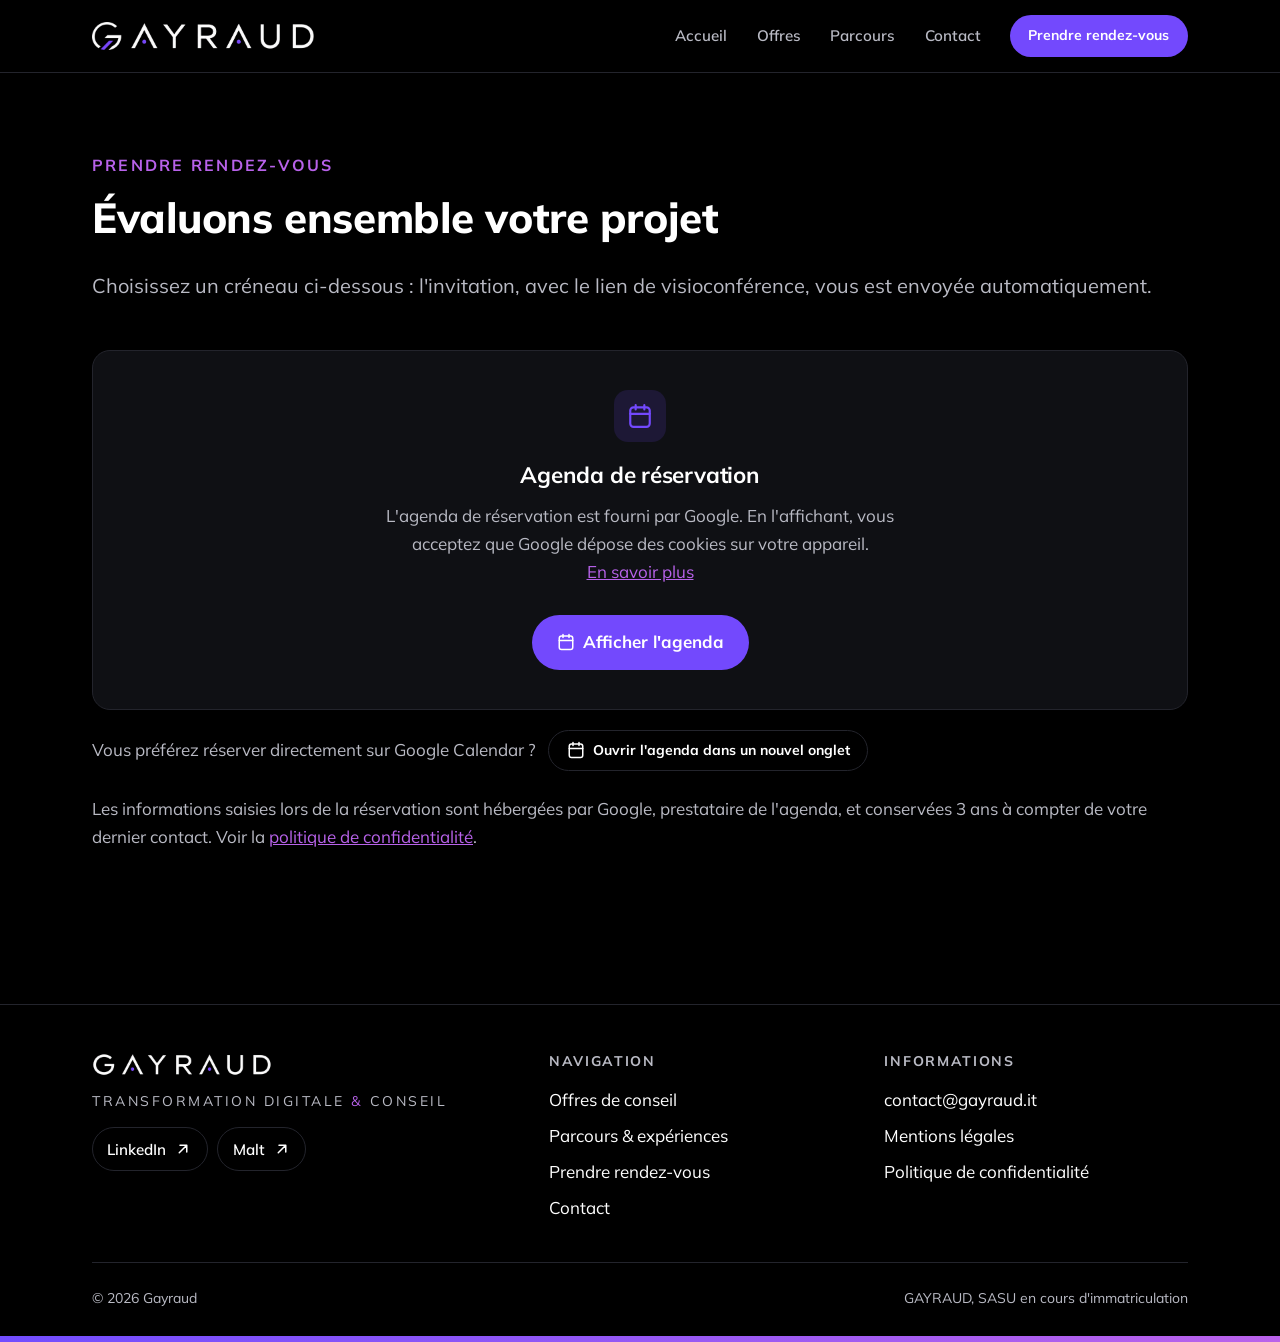
<file: rendez-vous.html>
<!doctype html>
<html lang="fr">
<head>
  <meta charset="utf-8">
  <meta name="viewport" content="width=device-width, initial-scale=1">
  <title>Prenez rendez-vous avec un consultant IT à Chambéry | Gayraud</title>
  <meta name="description" content="Planifiez un rendez-vous avec Cyrille Gayraud, consultant IT à Chambéry, pour échanger sur vos projets de transformation digitale et vos usages de l'IA. Missions en Savoie, Isère, Haute-Savoie, région Rhône-Alpes et Paris.">
  <link rel="canonical" href="https://gayraud.it/rendez-vous">
  <meta name="theme-color" content="#000000">

  <!-- Open Graph / partage LinkedIn -->
  <meta property="og:type" content="website">
  <meta property="og:locale" content="fr_FR">
  <meta property="og:site_name" content="Gayraud - Consultant IT et transformation digitale à Chambéry">
  <meta property="og:title" content="Prenez rendez-vous avec un consultant IT à Chambéry | Gayraud">
  <meta property="og:description" content="Planifiez un rendez-vous avec Cyrille Gayraud, consultant IT à Chambéry, pour échanger sur vos projets de transformation digitale et vos usages de l'IA. Missions en Savoie, Isère, Haute-Savoie, région Rhône-Alpes et Paris.">
  <meta property="og:url" content="https://gayraud.it/rendez-vous">
  <meta property="og:image" content="https://gayraud.it/assets/img/og-gayraud-1200x630.jpg">
  <meta property="og:image:secure_url" content="https://gayraud.it/assets/img/og-gayraud-1200x630.jpg">
  <meta property="og:image:type" content="image/jpeg">
  <meta property="og:image:width" content="1200">
  <meta property="og:image:height" content="630">
  <meta property="og:image:alt" content="Logo Gayraud - Transformation digitale &amp; conseil">
  <meta name="twitter:card" content="summary_large_image">

  <link rel="icon" href="favicon.ico" sizes="any">
  <link rel="icon" type="image/png" sizes="32x32" href="assets/img/favicon-32.png">
  <link rel="apple-touch-icon" href="assets/img/apple-touch-icon.png">

  <!-- Police Mulish auto-hébergée (assets/fonts) -->
  <link rel="preload" href="assets/fonts/mulish-latin.woff" as="font" type="font/woff" crossorigin>
  <link rel="stylesheet" href="assets/css/style.css">
  <script src="assets/js/main.js" defer></script>
</head>
<body>
  <a class="skip-link" href="#contenu">Aller au contenu</a>

  <header class="site-header">
    <div class="container site-header__inner">
      <a class="brand" href="./" aria-label="Gayraud - accueil">
        <img class="brand__logo" src="assets/img/logo-header.webp" alt="Gayraud" width="665" height="84">
      </a>
      <button class="nav-toggle" type="button" aria-expanded="false" aria-controls="nav" aria-label="Ouvrir le menu">
        <span class="nav-toggle__bar"></span>
      </button>
      <nav class="nav" id="nav" aria-label="Navigation principale">
        <ul class="nav__list">
          <li><a class="nav__link" href="./">Accueil</a></li>
          <li><a class="nav__link" href="offres">Offres</a></li>
          <li><a class="nav__link" href="parcours">Parcours</a></li>
          <li><a class="nav__link" href="contact">Contact</a></li>
        </ul>
        <a class="btn btn--primary btn--sm nav__cta" href="rendez-vous">Prendre rendez-vous</a>
      </nav>
    </div>
  </header>

  <main id="contenu">
    <section class="page-hero">
      <div class="container">
        <span class="eyebrow">Prendre rendez-vous</span>
        <h1>Évaluons ensemble votre projet</h1>
        <p class="lead">Choisissez un créneau ci-dessous : l'invitation, avec le lien de visioconférence, vous est envoyée automatiquement.</p>
      </div>
    </section>

    <section class="section" style="padding-top:2rem;padding-bottom:2rem">
      <div class="container">
        <!-- Agenda Google chargé uniquement au clic du visiteur (consentement aux cookies Google) -->
        <div class="booking-consent" id="agenda" data-src="https://calendar.google.com/calendar/appointments/schedules/AcZssZ26DXIwLIlt6QiL4wur_YVbCDk0XRlZL7OkVRDGdu4Z0WJOBPaQASf0ijpAutTh_VTnEU6l8a5J?gv=true">
          <div class="booking-consent__inner">
            <div class="card__icon"><svg viewBox="0 0 24 24" fill="none" stroke="currentColor" stroke-width="2" stroke-linecap="round" stroke-linejoin="round" aria-hidden="true"><rect x="3" y="4" width="18" height="18" rx="3"/><path d="M16 2v4M8 2v4M3 10h18"/></svg></div>
            <h2>Agenda de réservation</h2>
            <p>L'agenda de réservation est fourni par Google. En l'affichant, vous acceptez que Google dépose des cookies sur votre appareil.<br><a href="confidentialite#cookies">En savoir plus</a></p>
            <button type="button" class="btn btn--primary" data-load-booking><svg viewBox="0 0 24 24" fill="none" stroke="currentColor" stroke-width="2" stroke-linecap="round" stroke-linejoin="round" aria-hidden="true"><rect x="3" y="4" width="18" height="18" rx="3"/><path d="M16 2v4M8 2v4M3 10h18"/></svg> Afficher l'agenda</button>
          </div>
        </div>

        <!-- Lien de secours si l'agenda ne s'affiche pas (bloqueur, navigateur ancien…) -->
        <p class="booking-fallback">Vous préférez réserver directement sur Google Calendar ? <a class="btn btn--ghost btn--sm" href="https://calendar.app.google/3kwuX8YK9dvDhthw6" target="_blank" rel="noopener"><svg viewBox="0 0 24 24" fill="none" stroke="currentColor" stroke-width="2" stroke-linecap="round" stroke-linejoin="round" aria-hidden="true"><rect x="3" y="4" width="18" height="18" rx="3"/><path d="M16 2v4M8 2v4M3 10h18"/></svg> Ouvrir l'agenda dans un nouvel onglet</a></p>

        <p class="muted" style="margin-top:1.5rem">Les informations saisies lors de la réservation sont hébergées par Google, prestataire de l'agenda, et conservées 3 ans à compter de votre dernier contact. Voir la <a href="confidentialite" class="accent">politique de confidentialité</a>.</p>
      </div>
    </section>
  </main>

  <footer class="site-footer">
    <div class="container">
      <div class="site-footer__grid">
        <div>
          <img src="assets/img/logo-wordmark.webp" alt="Gayraud" width="180" height="23" style="width:180px">
          <p class="site-footer__tagline">Transformation digitale <span class="accent">&amp;</span> conseil</p>
          <div class="social">
            <a href="https://www.linkedin.com/in/cyrillegayraud/" target="_blank" rel="noopener">LinkedIn <svg viewBox="0 0 24 24" fill="none" stroke="currentColor" stroke-width="2" stroke-linecap="round" stroke-linejoin="round" aria-hidden="true"><path d="M7 17 17 7M8 7h9v9"/></svg></a>
            <a href="https://www.malt.fr/profile/cyrillegayraud" target="_blank" rel="noopener">Malt <svg viewBox="0 0 24 24" fill="none" stroke="currentColor" stroke-width="2" stroke-linecap="round" stroke-linejoin="round" aria-hidden="true"><path d="M7 17 17 7M8 7h9v9"/></svg></a>
          </div>
        </div>
        <nav aria-label="Plan du site">
          <h2>Navigation</h2>
          <ul>
            <li><a href="offres">Offres de conseil</a></li>
            <li><a href="parcours">Parcours &amp; expériences</a></li>
            <li><a href="rendez-vous">Prendre rendez-vous</a></li>
            <li><a href="contact">Contact</a></li>
          </ul>
        </nav>
        <div>
          <h2>Informations</h2>
          <ul>
            <li><a href="mailto:contact@gayraud.it">contact@gayraud.it</a></li>
            <li><a href="mentions-legales">Mentions légales</a></li>
            <li><a href="confidentialite">Politique de confidentialité</a></li>
          </ul>
        </div>
      </div>
      <div class="site-footer__legal">
        <span>© <span data-year>2026</span> Gayraud</span>
        <span>GAYRAUD, SASU en cours d'immatriculation</span>
      </div>
    </div>
  </footer>
</body>
</html>
</file>
<file: assets/css/style.css>
/* =========================================================
   GAYRAUD — Transformation digitale & conseil
   Feuille de style unique du site (HTML/CSS pur)
   Toute la charte est pilotée par les variables ci-dessous.
   ========================================================= */

/* ---------- Police auto-hébergée ----------
   Mulish (SIL Open Font License, voir assets/fonts/OFL-Mulish.txt)
   Fichier variable unique, graisses 400 à 800, caractères latins (français inclus). */
@font-face {
  font-family: "Mulish";
  src: url("../fonts/mulish-latin.woff") format("woff");
  font-weight: 400 800;
  font-style: normal;
  font-display: swap;
}

:root {
  /* Couleurs de la charte (extraites des supports d'offres) */
  --c-bg: #000000;            /* fond principal */
  --c-surface: #0f1014;       /* cartes */
  --c-surface-2: #16171d;     /* cartes survolées / bandeaux */
  --c-border: #23242c;        /* bordures discrètes */
  --c-text: #ffffff;          /* texte principal */
  --c-text-muted: #b9bac4;    /* texte secondaire */
  --c-violet: #7349fd;        /* accent principal (logo, boutons) */
  --c-violet-hover: #8763ff;
  --c-mauve: #b862ea;         /* fin du dégradé, intertitres */
  --c-magenta: #d21cf0;       /* accent IA */
  --gradient: linear-gradient(90deg, #724dff 0%, #9558f4 50%, #ba62ea 100%);

  /* Typographie */
  --font: "Mulish", system-ui, -apple-system, "Segoe UI", Roboto, Arial, sans-serif;
  --fs-sm: 0.875rem;
  --fs-base: 1.0625rem;
  --fs-lg: 1.25rem;
  --fs-h3: 1.25rem;
  --fs-h2: clamp(1.6rem, 1.2rem + 1.6vw, 2.25rem);
  --fs-h1: 2.625rem; /* 42px */

  /* Espacements & formes */
  --container: 1160px;
  --gutter: 1rem;
  --radius: 18px;
  --radius-pill: 999px;
  --section-y: clamp(3.5rem, 2.5rem + 4vw, 6.5rem);
  --header-h: 72px;
}

@media (min-width: 768px) {
  :root { --gutter: 2rem; }
}

/* ---------- Reset léger ---------- */
*, *::before, *::after { box-sizing: border-box; }
html { -webkit-text-size-adjust: 100%; scroll-behavior: smooth; scroll-padding-top: calc(var(--header-h) + 1rem); }
body {
  margin: 0;
  background: var(--c-bg);
  color: var(--c-text);
  font-family: var(--font);
  font-size: var(--fs-base);
  line-height: 1.65;
  -webkit-font-smoothing: antialiased;
  text-rendering: optimizeLegibility;
  overflow-x: hidden;
  /* Pied de page collé en bas de l'écran, même sur les pages courtes */
  display: flex;
  flex-direction: column;
  min-height: 100vh;
  min-height: 100dvh;
}
body > main { flex: 1 0 auto; }
img, svg { display: block; max-width: 100%; height: auto; }
a { color: inherit; }
h1, h2, h3, h4 { line-height: 1.2; margin: 0 0 0.6em; font-weight: 700; letter-spacing: -0.01em; text-wrap: balance; }
h1 { font-size: var(--fs-h1); font-weight: 800; }
h2 { font-size: var(--fs-h2); }
h3 { font-size: var(--fs-h3); }
p { margin: 0 0 1em; }
ul { padding-left: 1.2em; }
:focus-visible { outline: 2px solid var(--c-mauve); outline-offset: 3px; border-radius: 4px; }
@media (prefers-reduced-motion: reduce) {
  html { scroll-behavior: auto; }
  *, *::before, *::after { transition: none !important; animation: none !important; }
}

/* ---------- Utilitaires ---------- */
.container { width: 100%; max-width: var(--container); margin-inline: auto; padding-inline: var(--gutter); }
.section { padding-block: var(--section-y); }
.section--alt { background: var(--c-surface); border-block: 1px solid var(--c-border); }
.muted { color: var(--c-text-muted); }
.accent { color: var(--c-mauve); }
.text-gradient { background: var(--gradient); -webkit-background-clip: text; background-clip: text; color: transparent; }
.visually-hidden { position: absolute !important; width: 1px; height: 1px; overflow: hidden; clip: rect(0 0 0 0); white-space: nowrap; }
.skip-link { position: absolute; left: 1rem; top: -100px; z-index: 100; background: var(--c-violet); color: #fff; padding: 0.6rem 1rem; border-radius: 8px; }
.skip-link:focus { top: 1rem; }
.eyebrow { display: inline-block; font-size: 1rem; /* 16px */ font-weight: 700; letter-spacing: 0.14em; text-transform: uppercase; color: var(--c-mauve); margin-bottom: 0.9rem; }
.lead { font-size: var(--fs-lg); color: var(--c-text-muted); }
.section-head { margin-bottom: 2.5rem; }
.section-head--center { margin-inline: auto; text-align: center; }
.section-head--center .lead { margin-inline: auto; }

/* ---------- Boutons ---------- */
.btn {
  display: inline-flex; align-items: center; justify-content: center; gap: 0.5rem;
  min-height: 48px; padding: 0.75rem 1.5rem;
  border-radius: var(--radius-pill); border: 1px solid transparent;
  font: inherit; font-weight: 700; text-decoration: none; cursor: pointer;
  transition: background-color .2s, border-color .2s, transform .2s;
}
.btn:hover { transform: translateY(-1px); }
.btn svg { width: 18px; height: 18px; flex: none; }
.btn--primary { background: var(--c-violet); color: #fff; }
.btn--primary:hover { background: var(--c-violet-hover); }
.btn--ghost { border-color: var(--c-border); color: var(--c-text); background: transparent; }
.btn--ghost:hover { border-color: var(--c-violet); }
.btn--sm { min-height: 40px; padding: 0.5rem 1.1rem; font-size: var(--fs-sm); }
.btn-row { display: flex; flex-wrap: wrap; gap: 0.75rem; }

/* ---------- En-tête ---------- */
.site-header {
  position: sticky; top: 0; z-index: 50;
  background: rgba(0, 0, 0, 0.82);
  -webkit-backdrop-filter: blur(10px); backdrop-filter: blur(10px);
  border-bottom: 1px solid var(--c-border);
}
.site-header__inner { display: flex; align-items: center; justify-content: space-between; gap: 1rem; min-height: var(--header-h); }
.brand { display: inline-flex; align-items: center; gap: 0.7rem; text-decoration: none; }
/* Logo d'en-tête : « G » du monogramme + « AYRAUD » (lettres 10 % plus petites que le G).
   La hauteur de l'image = hauteur du G. */
.brand__logo { height: 28px; width: auto; }
.nav { display: flex; align-items: center; gap: 0.25rem; }
.nav__list { list-style: none; display: flex; gap: 0.25rem; margin: 0; padding: 0; }
.nav__link { display: block; padding: 0.5rem 0.8rem; border-radius: 8px; text-decoration: none; color: var(--c-text-muted); font-weight: 600; font-size: 0.95rem; }
.nav__link:hover, .nav__link[aria-current="page"] { color: var(--c-text); }
.nav__link[aria-current="page"] { box-shadow: inset 0 -2px 0 var(--c-violet); border-radius: 0; }
.nav__cta { margin-left: 0.75rem; }
.nav-toggle { display: none; }

@media (max-width: 899px) {
  .nav-toggle {
    display: inline-flex; align-items: center; justify-content: center;
    width: 44px; height: 44px; border-radius: 10px;
    border: 1px solid var(--c-border); background: transparent; color: var(--c-text); cursor: pointer;
  }
  .nav-toggle__bar, .nav-toggle__bar::before, .nav-toggle__bar::after {
    content: ""; display: block; width: 20px; height: 2px; background: currentColor; position: relative; transition: transform .2s;
  }
  .nav-toggle__bar::before { position: absolute; top: -6px; }
  .nav-toggle__bar::after { position: absolute; top: 6px; }
  .nav-toggle[aria-expanded="true"] .nav-toggle__bar { background: transparent; }
  .nav-toggle[aria-expanded="true"] .nav-toggle__bar::before { transform: translateY(6px) rotate(45deg); }
  .nav-toggle[aria-expanded="true"] .nav-toggle__bar::after { transform: translateY(-6px) rotate(-45deg); }

  .nav {
    position: fixed; inset: var(--header-h) 0 auto 0;
    flex-direction: column; align-items: stretch; gap: 1rem;
    padding: 1.25rem var(--gutter) 2rem;
    background: var(--c-bg); border-bottom: 1px solid var(--c-border);
    display: none;
  }
  .nav.is-open { display: flex; }
  .nav__list { flex-direction: column; }
  .nav__link { padding: 0.85rem 0.25rem; font-size: 1.05rem; border-bottom: 1px solid var(--c-border); border-radius: 0; }
  .nav__link[aria-current="page"] { box-shadow: none; color: var(--c-mauve); }
  .nav__cta { margin: 0.5rem 0 0; }
}

/* ---------- Héros ---------- */
.hero { position: relative; padding-block: clamp(4rem, 3rem + 6vw, 8rem); overflow: hidden; }
.hero::before {
  content: ""; position: absolute; inset: -30% -10% auto auto; width: 60vw; height: 60vw; max-width: 760px; max-height: 760px;
  background: radial-gradient(closest-side, rgba(115, 73, 253, 0.28), transparent 70%);
  pointer-events: none;
}
.hero__inner { position: relative; display: grid; gap: 3rem; align-items: center; }
@media (min-width: 960px) { .hero__inner { grid-template-columns: 1.35fr 1fr; } }
.hero h1 { margin-bottom: 0.5em; }
.hero .lead { margin-bottom: 2rem; }
.hero__panel {
  background: var(--c-surface); border: 1px solid var(--c-border); border-radius: var(--radius);
  padding: 1.75rem;
}
.hero__panel h2 { font-size: 1rem; letter-spacing: 0.12em; text-transform: uppercase; color: var(--c-text-muted); margin-bottom: 1.25rem; }

/* Liste à puces colorées (style des supports) */
.dot-list { list-style: none; padding: 0; margin: 0; display: grid; gap: 1.1rem; }
.dot-list li { position: relative; padding-left: 1.6rem; }
.dot-list li::before { content: ""; position: absolute; left: 0; top: 0.5em; width: 11px; height: 11px; border-radius: 50%; background: var(--c-violet); }
.dot-list li:nth-child(even)::before { background: var(--c-mauve); }
.dot-list strong { display: block; }
.dot-list span { color: var(--c-text-muted); font-size: 0.95rem; }

/* ---------- Grilles & cartes ---------- */
.grid { display: grid; gap: 1.25rem; }
@media (min-width: 700px) { .grid--2 { grid-template-columns: repeat(2, 1fr); } .grid--3 { grid-template-columns: repeat(2, 1fr); } }
@media (min-width: 1000px) { .grid--3 { grid-template-columns: repeat(3, 1fr); } }

.card {
  background: var(--c-surface); border: 1px solid var(--c-border); border-radius: var(--radius);
  padding: 1.75rem; display: flex; flex-direction: column;
}
.section--alt .card { background: var(--c-bg); }
.card h3 { margin-bottom: 0.5rem; }
.card p:last-child { margin-bottom: 0; }
.card__icon {
  width: 52px; height: 52px; border-radius: 14px; display: grid; place-items: center;
  background: rgba(115, 73, 253, 0.14); color: var(--c-violet); margin-bottom: 1.25rem;
}
.card__icon svg { width: 26px; height: 26px; }
.card--offer { position: relative; overflow: hidden; }
.card--offer::before { content: ""; position: absolute; inset: 0 0 auto 0; height: 4px; background: var(--gradient); }
.card--offer .btn { margin-top: auto; align-self: flex-start; }
.card--offer ul { margin: 0 0 1.5rem; }
.card__meta { font-size: var(--fs-sm); color: var(--c-mauve); font-weight: 700; margin-bottom: 0.75rem; letter-spacing: .02em; }

/* Références clients */
.refs { display: grid; gap: 1rem; }
@media (min-width: 800px) { .refs { grid-template-columns: repeat(3, 1fr); } }
.ref { border-left: 3px solid var(--c-violet); padding: 0.25rem 0 0.25rem 1rem; }
.ref strong { display: block; font-size: 1.1rem; }
.ref span { color: var(--c-text-muted); font-size: 0.95rem; }

/* Frise / timeline */
.timeline { list-style: none; margin: 0; padding: 0; position: relative; }
.timeline::before { content: ""; position: absolute; left: 7px; top: 6px; bottom: 6px; width: 2px; background: var(--c-border); }
.timeline > li { position: relative; padding: 0 0 2rem 2.25rem; }
.timeline > li::before { content: ""; position: absolute; left: 0; top: 6px; width: 16px; height: 16px; border-radius: 50%; background: var(--c-bg); border: 3px solid var(--c-violet); }
.timeline__period { font-size: var(--fs-sm); font-weight: 700; color: var(--c-mauve); }

/* Bandeau CTA */
.cta-band {
  border-radius: calc(var(--radius) + 6px); padding: clamp(2rem, 1.5rem + 3vw, 3.5rem);
  background: linear-gradient(180deg, #2a2d3a 0%, #0c0d11 100%); border: 1px solid var(--c-border);
  text-align: center;
}
.cta-band p { color: var(--c-text-muted); max-width: 58ch; margin-inline: auto; }
.cta-band .btn-row { justify-content: center; margin-top: 1.5rem; }

/* Rendez-vous */
.booking-frame { width: 100%; min-height: 720px; border: 0; border-radius: var(--radius); background: #fff; }

/* Contenu texte long (pages légales) */
.prose { max-width: 760px; }
.prose h2 { font-size: 1.4rem; margin-top: 2.25rem; }
.prose a { color: var(--c-mauve); }
.prose dl { display: grid; grid-template-columns: minmax(0, 1fr); gap: 0.2rem 1.5rem; }
@media (min-width: 640px) { .prose dl { grid-template-columns: 220px 1fr; } }
.prose dt { color: var(--c-text-muted); }
.prose dd { margin: 0 0 0.6rem; }
.todo { background: rgba(210, 28, 240, 0.12); border: 1px dashed var(--c-magenta); border-radius: 6px; padding: 0 0.35em; }

/* Page intérieure : en-tête de page */
.page-hero { padding-block: clamp(3rem, 2.5rem + 3vw, 5rem) 1rem; }
.page-hero .lead { margin-bottom: 0; }

/* ---------- Pied de page ---------- */
.site-footer { border-top: 1px solid var(--c-border); padding-block: 3rem 2rem; margin-top: 6.5rem; /* 104 px fixes, identique sur toutes les pages et tous les écrans */ position: relative; }
.site-footer::after { content: ""; position: absolute; left: 0; right: 0; bottom: 0; height: 6px; background: var(--gradient); }
.site-footer__grid { display: grid; gap: 2rem; }
@media (min-width: 800px) { .site-footer__grid { grid-template-columns: 1.4fr 1fr 1fr; } }
.site-footer h2 { font-size: var(--fs-sm); text-transform: uppercase; letter-spacing: 0.12em; color: var(--c-text-muted); margin-bottom: 1rem; }
.site-footer ul { list-style: none; margin: 0; padding: 0; display: grid; gap: 0.5rem; }
.site-footer a { color: var(--c-text); text-decoration: none; }
.site-footer a:hover { color: var(--c-mauve); }
.site-footer__tagline { font-size: var(--fs-sm); letter-spacing: 0.18em; text-transform: uppercase; color: var(--c-text-muted); margin-top: 0.9rem; }
.site-footer__legal { margin-top: 2.5rem; padding-top: 1.5rem; border-top: 1px solid var(--c-border); font-size: var(--fs-sm); color: var(--c-text-muted); display: flex; flex-wrap: wrap; gap: 0.5rem 1.5rem; justify-content: space-between; }
.social { display: flex; gap: 0.6rem; }
.social a {
  display: inline-flex; align-items: center; gap: 0.5rem; min-height: 44px; padding: 0.5rem 0.9rem;
  border: 1px solid var(--c-border); border-radius: var(--radius-pill); font-weight: 600; font-size: 0.95rem;
}
.social a:hover { border-color: var(--c-violet); color: var(--c-text); }
.social svg { width: 18px; height: 18px; }

/* ---------- Session 2 : offres détaillées & parcours ---------- */
.section--tight { padding-block: 1.5rem clamp(2.5rem, 2rem + 2vw, 3.5rem); }
.h-small { font-size: var(--fs-sm); text-transform: uppercase; letter-spacing: 0.12em; color: var(--c-text-muted); margin-bottom: 1.1rem; }

/* Cartes de téléchargement */
.doc-card {
  display: flex; align-items: center; gap: 1rem; padding: 1.1rem 1.25rem;
  background: var(--c-surface); border: 1px solid var(--c-border); border-radius: var(--radius);
  text-decoration: none; transition: border-color .2s, background-color .2s;
}
.doc-card:hover { border-color: var(--c-violet); background: var(--c-surface-2); }
.doc-card__icon { flex: none; width: 48px; height: 48px; border-radius: 12px; display: grid; place-items: center; background: rgba(115, 73, 253, 0.14); color: var(--c-violet); }
.doc-card__icon svg, .doc-card__dl svg { width: 24px; height: 24px; }
.doc-card__body { flex: 1; min-width: 0; }
.doc-card__body strong { display: block; }
.doc-card__body span { color: var(--c-text-muted); font-size: var(--fs-sm); }
.doc-card__dl { flex: none; color: var(--c-mauve); }

/* Cartes de phase avec livrables */
.card__label { font-size: var(--fs-sm); font-weight: 700; color: var(--c-text); margin: 0.5rem 0 0.4rem; }
.card--phase ul { margin: 0; padding-left: 1.1em; color: var(--c-text-muted); font-size: 0.95rem; }
.card--phase li + li { margin-top: 0.25rem; }

/* Fiche format de mission */
.facts { display: grid; gap: 1rem; margin: 2.5rem 0 2rem; padding: 1.5rem; border: 1px solid var(--c-border); border-radius: var(--radius); }
@media (min-width: 700px) { .facts { grid-template-columns: repeat(4, 1fr); } .facts dd { max-width: 243.5px; } }
.facts dt { font-size: var(--fs-sm); font-weight: 700; color: var(--c-mauve); text-transform: uppercase; letter-spacing: 0.08em; }
.facts dd { margin: 0.2rem 0 0; }

/* Étapes numérotées (IA) */
.steps { list-style: none; margin: 0; padding: 0; display: grid; gap: 1rem; }
@media (min-width: 800px) { .steps { grid-template-columns: repeat(2, 1fr); } }
.steps li { display: flex; gap: 1rem; padding: 1.25rem; background: var(--c-surface); border: 1px solid var(--c-border); border-radius: var(--radius); }
.steps strong { display: block; }
.steps span:not(.step__num) { color: var(--c-text-muted); font-size: 0.95rem; }
.step__num { flex: none; width: 36px; height: 36px; border-radius: 50%; display: grid; place-items: center; font-weight: 800; color: #fff; background: var(--gradient); }

/* Frise détaillée */
.timeline__milestone > h3 { margin-bottom: 0.25rem; }
.timeline--nested { margin-top: 1.75rem; }
.timeline--nested::before { background: rgba(115, 73, 253, 0.35); }
.timeline--nested > li::before { width: 12px; height: 12px; left: 2px; top: 7px; border-width: 2px; border-color: var(--c-mauve); }
.timeline--nested h4 { font-size: 1.1rem; margin: 0.1rem 0 0.15rem; }
.timeline__org { color: var(--c-text); font-weight: 600; margin-bottom: 0.5rem; }
.timeline--nested ul { margin: 0; padding-left: 1.1em; color: var(--c-text-muted); font-size: 0.95rem; }
.timeline--nested ul li + li { margin-top: 0.2rem; }

/* Compétences, formation, langues */
.chips { list-style: none; padding: 0; margin: 0; display: flex; flex-wrap: wrap; gap: 0.5rem; }
.chips li { padding: 0.35rem 0.85rem; border: 1px solid var(--c-border); border-radius: var(--radius-pill); font-size: 0.95rem; }
.plain-list { list-style: none; padding: 0; margin: 0; display: grid; gap: 0.9rem; }
.plain-list strong { display: block; }
.plain-list span { color: var(--c-text-muted); font-size: 0.95rem; }

/* ---------- Session 3 : agenda intégré ---------- */
.booking-frame { display: block; height: 760px; min-height: 0; box-shadow: 0 0 0 1px var(--c-border); }
@media (max-width: 699px) { .booking-frame { height: 1100px; border-radius: 12px; } }
.booking-fallback { display: flex; flex-wrap: wrap; align-items: center; gap: 0.75rem; margin-top: 1.25rem; color: var(--c-text-muted); font-size: var(--fs-base); }
.grid--4 { grid-template-columns: 1fr; }
@media (min-width: 700px) { .grid--4 { grid-template-columns: repeat(2, 1fr); } }
@media (min-width: 1100px) { .grid--4 { grid-template-columns: repeat(4, 1fr); } }

/* Encart de consentement avant chargement de l'agenda Google */
.booking-consent {
  display: grid; place-items: center; min-height: 360px; padding: 2rem 1.25rem;
  background: var(--c-surface); border: 1px solid var(--c-border); border-radius: var(--radius); text-align: center;
}
.booking-consent__inner { max-width: 560px; }
.booking-consent .card__icon { margin: 0 auto 1.25rem; }
.booking-consent h2 { font-size: 1.4rem; }
.booking-consent p { color: var(--c-text-muted); }
.booking-consent a { color: var(--c-mauve); }
.booking-consent .btn { margin-top: 0.75rem; }

/* ---------- Formulaire de contact ---------- */
.contact-form {
  margin-top: 3rem; padding: clamp(1.5rem, 1rem + 2vw, 2.5rem);
  background: var(--c-surface); border: 1px solid var(--c-border); border-radius: var(--radius);
  max-width: 820px; margin-inline: auto;
}
.contact-form h2 { margin-bottom: 0.4rem; }
.contact-form__grid { display: grid; gap: 1.25rem; margin-top: 1.75rem; }
@media (min-width: 700px) { .contact-form__grid { grid-template-columns: 1fr 1fr; } .field--full { grid-column: 1 / -1; } }
.field label { display: block; font-weight: 600; font-size: 0.95rem; margin-bottom: 0.4rem; }
.field__opt { font-weight: 400; color: var(--c-text-muted); }
.field input, .field textarea {
  width: 100%; font: inherit; color: var(--c-text); background: var(--c-bg);
  border: 1px solid #3a3b46; border-radius: 12px; padding: 0.75rem 0.9rem; transition: border-color .2s;
}
.field textarea { resize: vertical; min-height: 150px; }
.field input:focus, .field textarea:focus { outline: none; border-color: var(--c-violet); box-shadow: 0 0 0 3px rgba(115, 73, 253, 0.25); }
.field [aria-invalid="true"] { border-color: #ff6b8b; }
.contact-form__trap { position: absolute; left: -9999px; width: 1px; height: 1px; overflow: hidden; }
.contact-form__legal { font-size: var(--fs-sm); color: var(--c-text-muted); margin: 1.5rem 0 0; }
.contact-form__legal a { color: var(--c-mauve); }
.contact-form__actions { display: flex; flex-wrap: wrap; align-items: center; gap: 1rem; margin-top: 1.5rem; }
.contact-form__status { margin: 0; font-weight: 600; }
.contact-form__status.is-success { color: #6ee7a8; }
.contact-form__status.is-error { color: #ff8fa6; }
.contact-form__status a { color: inherit; }

.booking-revoke {
  margin-top: 0.75rem; padding: 0; background: none; border: 0; cursor: pointer;
  font: inherit; font-size: var(--fs-sm); color: var(--c-text-muted); text-decoration: underline;
}
.booking-revoke:hover { color: var(--c-mauve); }

/* Bandeau « Évaluons ensemble votre projet » : espacement réduit au-dessus et en dessous */
.section--cta { padding-block: 2rem; }
</file>
